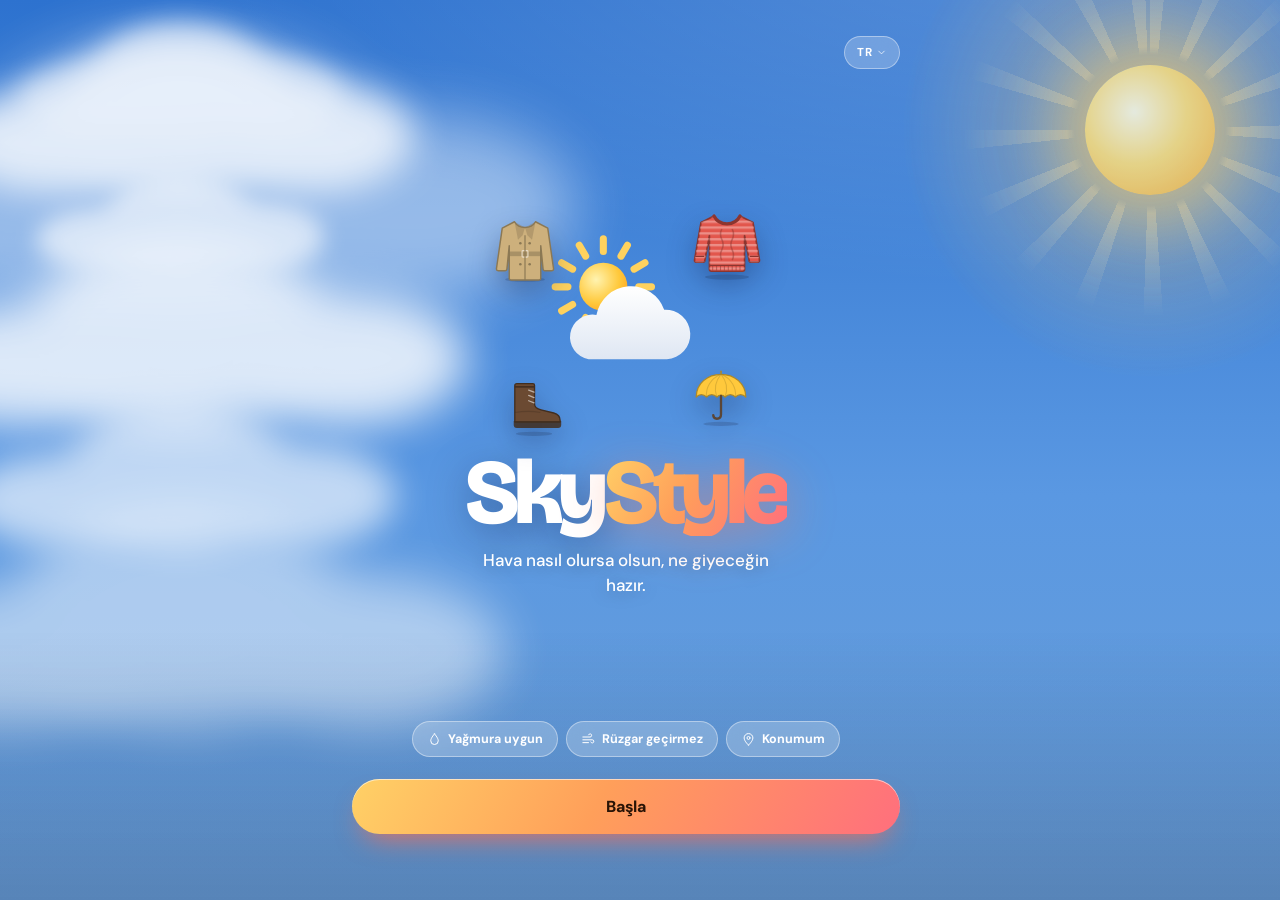
<file: Creative Cloud Files/giysem/index.html>
<!doctype html>
<html lang="tr">
<head>
  <meta charset="UTF-8" />
  <meta name="viewport" content="width=device-width, initial-scale=1.0, viewport-fit=cover" />
  <script>
    // Phones: open at 95%, like zooming the page out one notch, so the screen feels less cramped.
    if (matchMedia('(pointer: coarse) and (max-width: 600px)').matches) {
      // Fixed at that size, like an app: no pinch zoom (iPhone needs the gesture event as well).
      document.querySelector('meta[name="viewport"]').setAttribute('content', 'width=device-width, initial-scale=0.95, maximum-scale=0.95, user-scalable=no, viewport-fit=cover');
      document.addEventListener('gesturestart', function (e) { e.preventDefault(); });
    }
  </script>
  <meta name="theme-color" content="#2a5fa8" />
  <title>SkyStyle · Hava nasıl olursa olsun, ne giyeceğin hazır</title>
  <meta name="description" content="Şehrinin havasına göre her gün kombin önerisi. Kendi dolabınla çalışır, seni tanıdıkça daha iyi önerir." />
  <!-- Link previews (WhatsApp, iMessage, Instagram, X, LinkedIn) -->
  <meta property="og:type" content="website" />
  <meta property="og:site_name" content="SkyStyle" />
  <meta property="og:url" content="https://skystyle.pages.dev/" />
  <meta property="og:title" content="SkyStyle · Hava nasıl olursa olsun, ne giyeceğin hazır" />
  <meta property="og:description" content="Şehrinin havasına göre her gün kombin önerisi. Kendi dolabınla çalışır, seni tanıdıkça daha iyi önerir." />
  <meta property="og:image" content="https://skystyle.pages.dev/og-image.jpg" />
  <meta property="og:image:width" content="1200" />
  <meta property="og:image:height" content="630" />
  <meta property="og:image:alt" content="SkyStyle: hava durumuna göre kombin önerisi" />
  <meta property="og:locale" content="tr_TR" />
  <meta name="twitter:card" content="summary_large_image" />
  <meta name="twitter:title" content="SkyStyle · Hava nasıl olursa olsun, ne giyeceğin hazır" />
  <meta name="twitter:description" content="Şehrinin havasına göre her gün kombin önerisi. Kendi dolabınla çalışır, seni tanıdıkça daha iyi önerir." />
  <meta name="twitter:image" content="https://skystyle.pages.dev/og-image.jpg" />
  <!-- Icons: browser tab and "Add to Home Screen" -->
  <link rel="icon" type="image/png" href="favicon.png" />
  <link rel="apple-touch-icon" href="apple-touch-icon.png" />
  <meta name="apple-mobile-web-app-title" content="SkyStyle" />
  <!-- Installable app: full screen from the home screen, status bar over the sky -->
  <link rel="manifest" href="manifest.webmanifest" />
  <meta name="mobile-web-app-capable" content="yes" />
  <meta name="apple-mobile-web-app-capable" content="yes" />
  <meta name="apple-mobile-web-app-status-bar-style" content="black-translucent" />
  <link rel="stylesheet" href="styles.css" />
</head>
<body>
  <div id="sky" class="sky" aria-hidden="true"></div>
  <div class="stage">
    <div class="phone" id="phone">
      <main class="screen" id="screen" aria-live="polite"></main>
      <nav class="bottom-nav" id="bottom-nav">
        <div class="sidebar-brand" aria-hidden="true">
          <span class="sidebar-brand-mark">
            <svg viewBox="0 0 24 24" fill="none" stroke="currentColor" stroke-width="1.6"><path d="M12 3a1.8 1.8 0 1 1 1.8 1.8"/><path d="M12 4.8V7"/><path d="M12 7l-8.5 6c-.6.4-.3 1.5.5 1.5h16c.8 0 1.1-1.1.5-1.5L12 7z"/><path d="M6 17.3h12"/></svg>
          </span>
          <span class="sidebar-brand-name">SkyStyle</span>
        </div>
        <button class="nav-btn" data-tab="today" aria-label="Bugün">
          <svg class="nav-icon" viewBox="0 0 24 24" fill="none" stroke="currentColor" stroke-width="1.6"><circle cx="12" cy="12" r="4.2"/><path d="M12 2.5v2.2M12 19.3v2.2M4.2 4.2l1.6 1.6M18.2 18.2l1.6 1.6M2.5 12h2.2M19.3 12h2.2M4.2 19.8l1.6-1.6M18.2 5.8l1.6-1.6" stroke-linecap="round"/></svg>
          <span>Bugün</span>
        </button>
        <button class="nav-btn" data-tab="wardrobe" aria-label="Dolap">
          <svg class="nav-icon" viewBox="0 0 24 24" fill="none" stroke="currentColor" stroke-width="1.6"><path d="M12 3l-3 2.6M12 3l3 2.6M12 3v4" stroke-linecap="round" stroke-linejoin="round"/><path d="M9.6 5.6L3.5 9.4C3.2 9.6 3 9.9 3 10.3V20a1 1 0 0 0 1 1h16a1 1 0 0 0 1-1v-9.7c0-.4-.2-.7-.5-.9l-6.1-3.8" stroke-linecap="round" stroke-linejoin="round"/><path d="M9.6 5.6a2.4 2.4 0 0 0 4.8 0" stroke-linecap="round"/></svg>
          <span>Dolap</span>
        </button>
        <button class="nav-btn" data-tab="week" aria-label="Hafta">
          <svg class="nav-icon" viewBox="0 0 24 24" fill="none" stroke="currentColor" stroke-width="1.6"><rect x="3.5" y="4.5" width="17" height="16" rx="2.4"/><path d="M3.5 9h17M8 3v3M16 3v3" stroke-linecap="round"/><path d="M8.5 13.5h1.4M14 13.5h1.5M8.5 17h1.4M14 17h1.5" stroke-linecap="round"/></svg>
          <span>Hafta</span>
        </button>
        <button class="nav-btn" data-tab="profile" aria-label="Profil">
          <svg class="nav-icon" viewBox="0 0 24 24" fill="none" stroke="currentColor" stroke-width="1.6"><circle cx="12" cy="8.2" r="3.6"/><path d="M4.5 20c0-3.6 3.4-6.2 7.5-6.2s7.5 2.6 7.5 6.2" stroke-linecap="round"/></svg>
          <span>Profil</span>
        </button>
      </nav>
    </div>
  </div>
  <script type="module" src="app.js"></script>
</body>
</html>
</file>
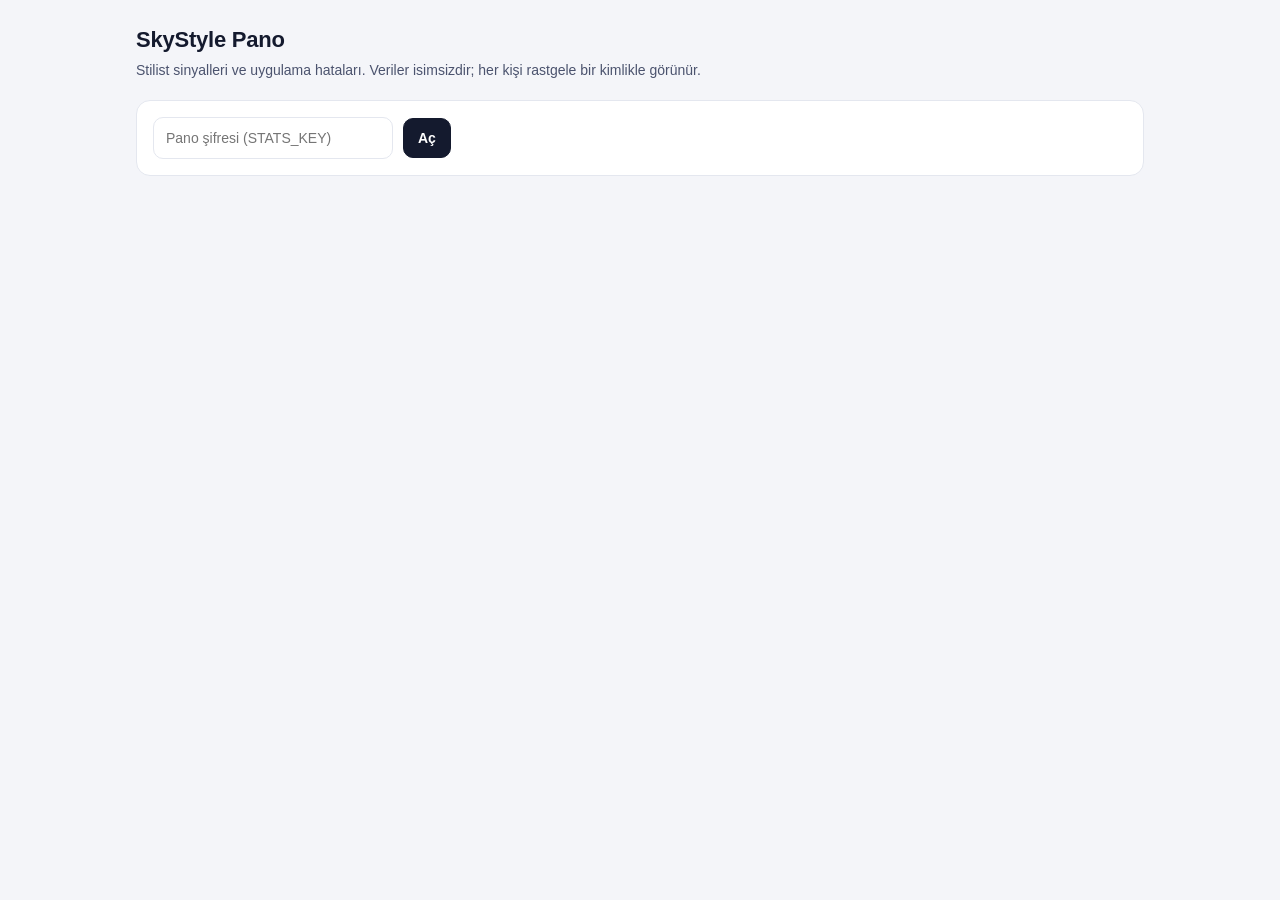
<file: Creative Cloud Files/giysem/stats.html>
<!doctype html>
<html lang="tr">
<head>
  <meta charset="UTF-8" />
  <meta name="viewport" content="width=device-width, initial-scale=1" />
  <meta name="robots" content="noindex, nofollow" />
  <title>SkyStyle Pano</title>
  <link rel="icon" type="image/png" href="favicon.png" />
  <style>
    :root {
      --bg: #f4f5f9; --card: #ffffff; --ink: #141a2e; --ink-soft: #4b536e; --ink-faint: #8a91a8; --line: #e4e7ef;
      --brand: #7a5a9e; --brand-soft: #efe9f6; --good: #2f8f5b; --bad: #c0453b;
      --sans: -apple-system, BlinkMacSystemFont, "Segoe UI", Roboto, sans-serif;
    }
    * { box-sizing: border-box; }
    body { margin: 0; background: var(--bg); color: var(--ink); font-family: var(--sans); font-size: 14px; line-height: 1.45; }
    main { max-width: 1040px; margin: 0 auto; padding: 24px 16px 60px; }
    h1 { font-size: 22px; margin: 0 0 4px; letter-spacing: -0.01em; }
    h2 { font-size: 15px; margin: 0 0 12px; }
    .sub { color: var(--ink-soft); margin: 0 0 20px; }
    .card { background: var(--card); border: 1px solid var(--line); border-radius: 14px; padding: 16px; }
    .row { display: flex; flex-wrap: wrap; gap: 10px; align-items: center; }
    .grid { display: grid; gap: 12px; }
    .tiles { grid-template-columns: repeat(auto-fit, minmax(170px, 1fr)); margin-bottom: 12px; }
    .two { grid-template-columns: repeat(auto-fit, minmax(320px, 1fr)); margin-bottom: 12px; }
    .tile .label { font-size: 12px; color: var(--ink-soft); font-weight: 600; }
    .tile .value { font-size: 28px; font-weight: 750; letter-spacing: -0.02em; margin-top: 2px; font-variant-numeric: tabular-nums; }
    .tile .hint { font-size: 12px; color: var(--ink-faint); margin-top: 2px; }
    input, button, select { font: inherit; }
    input[type=password] { padding: 10px 12px; border: 1px solid var(--line); border-radius: 10px; min-width: 240px; }
    button { padding: 9px 14px; border-radius: 10px; border: 1px solid var(--line); background: #fff; cursor: pointer; font-weight: 600; }
    button.primary { background: var(--ink); color: #fff; border-color: var(--ink); }
    button.on { background: var(--brand); color: #fff; border-color: var(--brand); }
    .msg { color: var(--bad); margin-top: 10px; }
    .muted { color: var(--ink-faint); }
    /* Bars */
    .bars { display: flex; align-items: flex-end; gap: 4px; height: 140px; padding-top: 8px; border-bottom: 1px solid var(--line); }
    .bar { flex: 1; min-width: 6px; background: var(--brand); border-radius: 4px 4px 0 0; position: relative; }
    .bar:hover { opacity: 0.8; }
    .bar-x { display: flex; gap: 4px; font-size: 10.5px; color: var(--ink-faint); margin-top: 4px; }
    .bar-x span { flex: 1; min-width: 0; text-align: left; overflow: visible; white-space: nowrap; }
    .hbar { display: grid; grid-template-columns: 130px 1fr 42px; gap: 8px; align-items: center; margin: 6px 0; font-size: 13px; }
    .hbar .track { height: 10px; background: var(--brand-soft); border-radius: 999px; overflow: hidden; }
    .hbar .fill { height: 100%; background: var(--brand); border-radius: 999px; }
    .hbar .n { text-align: right; font-variant-numeric: tabular-nums; color: var(--ink-soft); }
    table { width: 100%; border-collapse: collapse; font-size: 13px; }
    th, td { text-align: left; padding: 7px 8px; border-bottom: 1px solid var(--line); }
    th { color: var(--ink-soft); font-weight: 650; font-size: 12px; }
    td.num, th.num { text-align: right; font-variant-numeric: tabular-nums; }
    .ex { border-top: 1px solid var(--line); padding: 12px 0; }
    .ex:first-of-type { border-top: 0; padding-top: 0; }
    .ex .meta { font-size: 12px; color: var(--ink-soft); }
    .ex .note { margin: 6px 0; padding: 8px 10px; background: var(--brand-soft); border-radius: 10px; font-weight: 600; }
    .tag { display: inline-block; font-size: 11.5px; padding: 2px 8px; border-radius: 999px; background: #f1f2f6; margin: 2px 4px 2px 0; }
    .tag.bad { background: #fbe9e7; color: var(--bad); }
    .opt { font-size: 12px; color: var(--ink-soft); margin: 2px 0; }
    .opt.picked { color: var(--ink); font-weight: 650; }
    .hidden { display: none; }
    .pilot-table td.best { font-weight: 800; color: var(--good); }
    .pilot-case { border-top: 1px solid var(--line); padding: 10px 0; font-size: 13px; }
    .pilot-case .arm { margin: 6px 0 0 0; padding: 8px 10px; border-radius: 10px; background: #f6f7fb; }
    .pilot-case .arm b { font-weight: 750; }
    @media (max-width: 600px) { .hbar { grid-template-columns: 100px 1fr 34px; } input[type=password] { min-width: 0; width: 100%; } }
  </style>
</head>
<body>
<main>
  <h1>SkyStyle Pano</h1>
  <p class="sub">Stilist sinyalleri ve uygulama hataları. Veriler isimsizdir; her kişi rastgele bir kimlikle görünür.</p>

  <form id="login" class="card row">
    <input id="key" type="password" placeholder="Pano şifresi (STATS_KEY)" autocomplete="current-password" />
    <button class="primary" type="submit">Aç</button>
    <div id="login-msg" class="msg"></div>
  </form>

  <div id="dash" class="hidden">
    <div class="row" style="margin-bottom:14px">
      <span class="muted">Dönem:</span>
      <button data-days="7">7 gün</button>
      <button data-days="30">30 gün</button>
      <button data-days="90">90 gün</button>
      <span style="flex:1"></span>
      <button id="refresh">Yenile</button>
      <button id="logout">Çıkış</button>
    </div>

    <div class="grid tiles" id="tiles"></div>

    <div class="grid two">
      <div class="card"><h2>Günlük aktif kişi</h2><div id="daily"></div></div>
      <div class="card"><h2>👎 sebepleri</h2><div id="reasons-down"></div><h2 style="margin-top:18px">👍 sebepleri</h2><div id="reasons-up"></div></div>
    </div>

    <div class="grid two">
      <div class="card"><h2>Plana göre</h2><div id="by-occasion"></div></div>
      <div class="card"><h2>Havaya göre</h2><div id="by-band"></div></div>
    </div>

    <div class="card" style="margin-bottom:12px"><h2>Son 👎 alan öneriler</h2><div id="examples"></div></div>
    <div class="card"><h2>Uygulama hataları</h2><div id="errors"></div></div>
    <div class="card" style="margin-top:12px" id="pilot-card">
      <h2>Stilist kalite testi (pilot)</h2>
      <p class="muted" style="margin-bottom:10px">16 senaryo (8 kişi, 8 mağaza stoğu). Bağımsız bir hakem (Opus 5.5) her seçimi 1-10 puanlar. Üç stilistle yaklaşık 2 $ ve 6-8 dakika, sadece bugünkü stilistle yaklaşık 0.7 $ ve 3-4 dakika.</p>
      <div class="row"><button class="primary" id="pilot-run-one">Bugünkü stilistle çalıştır</button><button id="pilot-run">Üç stilistle çalıştır</button><span id="pilot-status" class="muted"></span></div>
      <div id="pilot-results" style="margin-top:14px"></div>
    </div>
  </div>
</main>

<script type="module">
const KEY_STORE = 'skystyle_stats_key';
const $ = id => document.getElementById(id);
let data = null;
let days = 30;

const OCC = { work: 'İş', school: 'Okul', date: 'Randevu', event: 'Davet', sport: 'Spor', walk: 'Gezme', '': 'Plan seçilmedi' };
const BAND = { dondurucu: 'Dondurucu', soguk: 'Soğuk', serin: 'Serin', ilik: 'Ilık', sicak: 'Sıcak', cok_sicak: 'Çok sıcak' };
const REASON = {
  colors: 'Renkler olmamış', plain: 'Çok sıradan', bold: 'Fazla iddialı', not_me: 'Bana göre değil', weather: 'Havaya uymuyor',
  colors_good: 'Renkler güzel', me: 'Tam bana göre', idea: 'Not işime yaradı',
};
const SLOT = { ust: 'İç giyim', ustune: 'Üstüne', dis: 'Dış giyim', alt: 'Alt', ayak: 'Ayakkabı', yanina: 'Yanına' };
const esc = v => String(v ?? '').replace(/[&<>"]/g, c => ({ '&': '&amp;', '<': '&lt;', '>': '&gt;', '"': '&quot;' }[c]));
const pct = (a, b) => (b ? Math.round((a / b) * 100) + '%' : '-');

function sessionKey() { try { return sessionStorage.getItem(KEY_STORE) || ''; } catch { return ''; } }
function setSessionKey(k) { try { k ? sessionStorage.setItem(KEY_STORE, k) : sessionStorage.removeItem(KEY_STORE); } catch { /* fine */ } }

async function load(key) {
  const res = await fetch('/api/stats', { method: 'POST', headers: { 'Content-Type': 'application/json' }, body: JSON.stringify({ key }) });
  const body = await res.json().catch(() => ({}));
  if (!res.ok) throw new Error(body.error || ('HTTP ' + res.status));
  return body;
}

async function open(key) {
  $('login-msg').textContent = '';
  try {
    data = await load(key);
    setSessionKey(key);
    $('login').classList.add('hidden');
    $('dash').classList.remove('hidden');
    draw();
  } catch (e) {
    setSessionKey('');
    $('login-msg').textContent = e.message === 'wrong key' ? 'Şifre yanlış.' : 'Açılamadı: ' + e.message;
  }
}

function since(n) {
  const d = new Date(); d.setDate(d.getDate() - (n - 1));
  return d.toISOString().slice(0, 10);
}

// The latest value per person and day (ratings and reasons can change during a day).
function latestByPersonDay(list) {
  const m = new Map();
  for (const x of list) m.set(x.a + '|' + x.d, x);
  return [...m.values()];
}

// Devices marked with ?test=1 (the owner's own): everything they ever sent is left out.
function testers() { return new Set(data.signals.filter(x => x.t === 'test').map(x => x.a)); }

function compute() {
  const from = since(days);
  const hidden = testers();
  const s = data.signals.filter(x => (x.d || '') >= from && x.t !== 'test' && !hidden.has(x.a));
  const people = new Map();
  for (const x of s) { if (!people.has(x.a)) people.set(x.a, new Set()); people.get(x.a).add(x.d); }
  const personDays = [...people.values()].reduce((n, set) => n + set.size, 0);
  const returning = [...people.values()].filter(set => set.size >= 2).length;
  const wears = s.filter(x => x.t === 'wear');
  const stylistWears = wears.filter(x => x.s === 1);
  const rerolls = s.filter(x => x.t === 'reroll');
  const swaps = s.filter(x => x.t === 'swap');
  const ratings = latestByPersonDay(s.filter(x => x.t === 'rate')).filter(x => x.r === 'up' || x.r === 'down');
  const up = ratings.filter(x => x.r === 'up').length;
  const down = ratings.filter(x => x.r === 'down').length;
  const reasonEvents = latestByPersonDay(s.filter(x => x.t === 'reason'));
  const reasons = { up: {}, down: {} };
  for (const x of reasonEvents) for (const r of x.rs || []) { const side = x.r === 'up' ? 'up' : 'down'; reasons[side][r] = (reasons[side][r] || 0) + 1; }
  // Per day: active people.
  const daily = [];
  for (let i = days - 1; i >= 0; i--) {
    const d = new Date(); d.setDate(d.getDate() - i);
    const key = d.toISOString().slice(0, 10);
    daily.push({ date: key, n: new Set(s.filter(x => x.d === key).map(x => x.a)).size });
  }
  const group = field => {
    const g = {};
    const add = (k, f) => { g[k] = g[k] || { up: 0, down: 0, wears: 0, stylistWears: 0, rerolls: 0 }; g[k][f]++; };
    for (const x of ratings) add(x[field] || '', x.r);
    for (const x of wears) { add(x[field] || '', 'wears'); if (x.s === 1) g[x[field] || ''].stylistWears++; }
    for (const x of rerolls) add(x[field] || '', 'rerolls');
    return g;
  };
  return { people: people.size, personDays, returning, wears: wears.length, stylistWears: stylistWears.length, rerolls: rerolls.length, swaps: swaps.length,
    up, down, reasons, daily, byOccasion: group('o'), byBand: group('b'), signals: s.length,
    today: new Set(s.filter(x => x.d === new Date().toISOString().slice(0, 10)).map(x => x.a)).size };
}

function tile(label, value, hint) {
  return `<div class="card tile"><div class="label">${label}</div><div class="value">${value}</div>${hint ? `<div class="hint">${hint}</div>` : ''}</div>`;
}
function hbars(counts, labels) {
  const rows = Object.entries(counts).sort((a, b) => b[1] - a[1]);
  if (!rows.length) return '<div class="muted">Henüz veri yok.</div>';
  const max = rows[0][1];
  return rows.map(([k, n]) => `<div class="hbar" title="${esc(labels[k] || k)}: ${n}"><span>${esc(labels[k] || k)}</span><span class="track"><span class="fill" style="display:block;width:${(n / max) * 100}%"></span></span><span class="n">${n}</span></div>`).join('');
}
function groupTable(g, labels) {
  const rows = Object.entries(g).sort((a, b) => (b[1].up + b[1].down + b[1].wears) - (a[1].up + a[1].down + a[1].wears));
  if (!rows.length) return '<div class="muted">Henüz veri yok.</div>';
  return `<table><thead><tr><th></th><th class="num">👍</th><th class="num">👎</th><th class="num">Beğeni</th><th class="num">Olduğu gibi giyildi</th><th class="num">Yeni kombin istendi</th></tr></thead><tbody>${
    rows.map(([k, v]) => `<tr><td>${esc(labels[k] || k)}</td><td class="num">${v.up}</td><td class="num">${v.down}</td><td class="num">${pct(v.up, v.up + v.down)}</td><td class="num">${pct(v.stylistWears, v.wears)} <span class="muted">(${v.stylistWears}/${v.wears})</span></td><td class="num">${v.rerolls}</td></tr>`).join('')
  }</tbody></table>`;
}
function piece(k) {
  const [slot, kind, color] = String(k).split(':');
  return `${SLOT[slot] || slot}: ${kind}${color ? ` (${color})` : ''}`;
}
function examples() {
  const from = since(days);
  const reasonsFor = new Map();
  for (const x of data.signals) if (x.t === 'reason') reasonsFor.set(x.a + '|' + x.d, x.rs || []);
  const hidden = testers();
  const list = data.examples.filter(e => (e.date || e.at.slice(0, 10)) >= from && !hidden.has(e.anon)).reverse();
  if (!list.length) return '<div class="muted">Bu dönemde 👎 yok.</div>';
  return list.map(e => {
    const c = e.context || {};
    const rs = reasonsFor.get(e.anon + '|' + (e.date || e.at.slice(0, 10))) || [];
    const weather = [c.feels != null ? `hissedilen ${c.feels}°` : '', c.rain != null ? `yağmur %${c.rain}` : '', c.wind != null ? `rüzgâr ${c.wind} km/sa` : '', c.hours ? `saat ${esc(c.hours)}` : ''].filter(Boolean).join(', ');
    return `<div class="ex">
      <div class="meta">${[e.date || e.at.slice(0, 10), OCC[e.occasion] || 'Plan seçilmedi', BAND[e.band] || e.band, e.gender, e.vibe, e.lang].filter(Boolean).map(esc).join(' · ')}${weather ? ' · ' + weather : ''}${e.stylist ? '' : ' · <b>kombin elle değiştirilmişti</b>'}</div>
      ${rs.length ? `<div>${rs.map(r => `<span class="tag bad">${esc(REASON[r] || r)}</span>`).join('')}</div>` : ''}
      ${c.note ? `<div class="note">${esc(c.note)}</div>` : ''}
      <div>${(e.kinds || []).map(k => `<span class="tag">${esc(piece(k))}</span>`).join('')}</div>
      ${(c.options || []).length ? `<details style="margin-top:6px"><summary class="muted">Stilistin elindeki ${c.options.length} seçenek</summary>${c.options.map((o, i) => `<div class="opt ${i === c.pick ? 'picked' : ''}">${i === c.pick ? '✓ ' : ''}${i + 1}. ${esc(o)}</div>`).join('')}</details>` : ''}
    </div>`;
  }).join('');
}
function errors() {
  const g = {};
  for (const x of data.errors) { const k = x.m + ' @ ' + x.w; g[k] = g[k] || { n: 0, sc: new Set(), dv: new Set() }; g[k].n++; g[k].sc.add(x.sc); g[k].dv.add(x.dv); }
  const rows = Object.entries(g).sort((a, b) => b[1].n - a[1].n).slice(0, 30);
  if (!rows.length) return '<div class="muted">Hata yok. 🎉</div>';
  return `<table><thead><tr><th>Hata</th><th>Ekran</th><th>Cihaz</th><th class="num">Sayı</th></tr></thead><tbody>${
    rows.map(([k, v]) => `<tr><td>${esc(k)}</td><td>${esc([...v.sc].join(', '))}</td><td>${esc([...v.dv].join(', '))}</td><td class="num">${v.n}</td></tr>`).join('')
  }</tbody></table>`;
}

function draw() {
  document.querySelectorAll('[data-days]').forEach(b => b.classList.toggle('on', Number(b.dataset.days) === days));
  const m = compute();
  $('tiles').innerHTML = [
    tile('Aktif kişi', m.people, `bugün ${m.today}`),
    tile('Geri dönen', pct(m.returning, m.people), `${m.returning} kişi en az 2 farklı gün açtı`),
    tile('Stilist beğenisi', pct(m.up, m.up + m.down), `${m.up} 👍 · ${m.down} 👎`),
    tile('Olduğu gibi giyildi', pct(m.stylistWears, m.wears), `${m.stylistWears} / ${m.wears} giyilen kombin stilistin seçimiydi`),
    tile('Yeni kombin isteme', m.personDays ? (m.rerolls / m.personDays).toFixed(1) : '-', `kişi-gün başına zar (${m.rerolls} kez)`),
    tile('Parça değiştirme', m.swaps, `${m.signals} sinyal toplam` + (testers().size ? ` · ${testers().size} test cihazı hariç` : '')),
  ].join('');
  const max = Math.max(1, ...m.daily.map(d => d.n));
  const step = Math.ceil(m.daily.length / 10);
  $('daily').innerHTML = `<div class="bars">${m.daily.map(d => `<div class="bar" style="height:${Math.max(2, (d.n / max) * 100)}%" title="${d.date}: ${d.n} kişi"></div>`).join('')}</div>
    <div class="bar-x">${m.daily.map((d, i) => `<span>${i % step === 0 ? Number(d.date.slice(8)) + '.' + Number(d.date.slice(5, 7)) : ''}</span>`).join('')}</div>
    <div class="muted" style="margin-top:6px">En yüksek: ${max} kişi</div>`;
  $('reasons-down').innerHTML = hbars(m.reasons.down, REASON);
  $('reasons-up').innerHTML = hbars(m.reasons.up, REASON);
  $('by-occasion').innerHTML = groupTable(m.byOccasion, OCC);
  $('by-band').innerHTML = groupTable(m.byBand, BAND);
  $('examples').innerHTML = examples();
  $('errors').innerHTML = errors();
}

$('login').addEventListener('submit', e => { e.preventDefault(); open($('key').value.trim()); });
document.querySelectorAll('[data-days]').forEach(b => b.addEventListener('click', () => { days = Number(b.dataset.days); draw(); }));
$('refresh').addEventListener('click', () => open(sessionKey()));
$('logout').addEventListener('click', () => { setSessionKey(''); location.reload(); });
if (sessionKey()) open(sessionKey());

// ---------- Stylist quality pilot ----------
// Builds each scenario's weather-safe options with the app's own engine (from the
// person's suggestions, or only from a store's stock), asks three stylist setups to
// choose, and has an independent judge score every choice.
const DIMS = ['weather', 'occasion', 'colors', 'style', 'note', 'choice', 'overall'];
const DIM_TR = { weather: 'Hava', occasion: 'Plan', colors: 'Renk', style: 'Stil', note: 'Not', choice: 'Seçim', overall: 'Genel', sellable: 'Satılabilir' };
async function post(path, body) {
  const t0 = Date.now();
  const r = await fetch(path, { method: 'POST', headers: { 'Content-Type': 'application/json' }, body: JSON.stringify(body) });
  const j = await r.json().catch(() => ({}));
  return { ok: r.ok, data: j, secs: (Date.now() - t0) / 1000 };
}
async function runPilot(onlyToday) {
  const key = sessionKey();
  if (!key) return;
  const btns = [$('pilot-run'), $('pilot-run-one')]; btns.forEach(b => { b.disabled = true; });
  const status = m => { $('pilot-status').textContent = m; };
  const { generateOutfit } = await import('/outfit.js');
  const { COLORS, colorName, nearestColorKey, isValidColor } = await import('/colors.js');
  const data = await import('/eval_data.js');
  const { STORES, PILOT_SCENARIOS } = data;
  const PILOT_ARMS = onlyToday ? data.PILOT_ARMS.slice(0, 1) : data.PILOT_ARMS;
  const ALIASES = { camel: 'bej', cream: 'beyaz', ivory: 'beyaz', tan: 'bej', sand: 'bej', charcoal: 'gri', gray: 'gri', olive: 'haki', maroon: 'bordo', wine: 'bordo', rust: 'turuncu', mustard: 'sari', lilac: 'mor' };
  const EN_TO_KEY = { ...Object.fromEntries(Object.keys(COLORS).map(k => [colorName(k, 'en').toLowerCase(), k])), ...ALIASES };
  const results = [];
  let i = 0;
  for (const [label, feelsLike, uv, rain, wind, gender, vibe, sky, x = {}] of PILOT_SCENARIOS) {
    i++; status(`${i} / ${PILOT_SCENARIOS.length}: ${label}`);
    const store = x.store ? STORES[x.store] : null;
    const items = store ? store.items : [];
    const seen = new Set(); const cands = [];
    for (let roll = 0; roll < 10 && cands.length < 6; roll++) {
      const o = generateOutfit({ feelsLike, wind, rainMax: rain, gender, lang: 'en', vibe, seed: '2026-12-03', kind: sky, uv, late: !!x.late, wardrobeOnly: !!store, occasion: x.occasion || null, adjust: roll ? { reroll: roll } : null }, items);
      const sig = o.rows.map(r => `${r.slotKey}:${r.item}`).join('|');
      if (seen.has(sig)) continue; seen.add(sig);
      cands.push(o.rows.map(r => {
        const own = r.fromWardrobe ? items.find(it => it.id === r.itemId) : null;
        const hex = r.color || (r.look && r.look.color);
        const k = own && isValidColor(own.color) ? own.color : hex ? nearestColorKey(hex) : null;
        return { slot: r.slotKey, item: r.item, kind: r.art, owned: !!r.fromWardrobe, colorRule: r.colorRule || 'free', color: (r.fromWardrobe || r.colorRule === 'fixed') && k ? colorName(k, 'en').toLowerCase() : null };
      }));
    }
    const situation = `Feels like ${feelsLike}°C, rain chance ${rain}%, wind ${wind} km/h, sky ${sky}${x.late ? ', it is evening' : ''}. ` +
      `Person: ${gender === 'kadin' ? 'woman' : gender === 'erkek' ? 'man' : 'anyone'}, style ${vibe}${x.occasion ? `, today's plan: ${x.occasion}` : ''}.` +
      (x.taste ? ` What we know of their taste: ${x.taste}` : '');
    const optionsText = cands.map((c, n) => `Outfit ${n}: ` + c.map(r => `${r.slot} ${r.item}${r.color ? ` (${r.color})` : ''}`).join('; ')).join('\n');
    const body = { lang: 'en', weather: { feelsLike, wind, rain, uv, sky, late: !!x.late }, person: { gender, styleVibe: vibe, comfort: 'normal', learned: '', taste: x.taste || '' },
      recent: [], occasion: x.occasion || null, store: !!store, candidates: cands.map(rows => ({ rows })), evalKey: key };
    const arms = await Promise.all(PILOT_ARMS.map(async arm => {
      const r = await post('/api/stylist', { ...body, evalModel: arm.model, evalEffort: arm.effort });
      const pick = Number(r.data && r.data.pick);
      const chosen = Number.isInteger(pick) ? cands[pick] : null;
      if (!r.ok || !chosen) return { arm: arm.id, error: (r.data && r.data.error) || 'invalid pick', secs: r.secs };
      const colors = r.data.colors || {};
      const chosenText = chosen.map(row => { const c = colors[row.slot] && !row.owned && row.colorRule !== 'fixed' ? String(colors[row.slot]).toLowerCase() : row.color; return `${row.slot} ${row.item}${c ? ` (${c})` : ''}`; }).join('; ');
      return { arm: arm.id, secs: r.secs, pick, chosenText, note: r.data.note || '' };
    }));
    // The judge sees every choice blind: no model names.
    await Promise.all(arms.map(async a => {
      if (a.error) return;
      const j = await post('/api/judge', { evalKey: key, case: { situation, store: store ? store.label : '', options: optionsText, chosen: a.chosenText, note: a.note } });
      a.score = j.ok ? j.data : null;
      if (!j.ok) a.error = 'judge: ' + ((j.data && j.data.error) || 'failed');
    }));
    results.push({ label, store: !!store, arms });
    try { localStorage.setItem('skystyle_pilot_last', JSON.stringify(results)); localStorage.setItem('skystyle_pilot_arms', JSON.stringify(PILOT_ARMS.map(a => a.id))); } catch { /* fine */ }
    drawPilot(results, PILOT_ARMS, data.PILOT_BASELINE);
  }
  status(`Bitti: ${results.length} senaryo.`); btns.forEach(b => { b.disabled = false; });
}
function avg(list) { const v = list.filter(n => typeof n === 'number'); return v.length ? v.reduce((a, b) => a + b, 0) / v.length : null; }
function drawPilot(results, arms, baseline) {
  const fmt = n => (n == null ? '-' : n.toFixed(1));
  const rowsFor = filter => arms.map(arm => {
    const picks = results.filter(filter).map(r => r.arms.find(a => a.arm === arm.id)).filter(a => a && a.score);
    const errs = results.filter(filter).map(r => r.arms.find(a => a.arm === arm.id)).filter(a => a && a.error).length;
    return { arm, n: picks.length, errs, secs: avg(results.filter(filter).map(r => (r.arms.find(a => a.arm === arm.id) || {}).secs)),
      dims: Object.fromEntries([...DIMS, 'sellable'].map(d => [d, avg(picks.map(p => Number(p.score[d])))])) };
  });
  const table = (title, filter, dims, part) => {
    const rows = rowsFor(filter);
    const ref = baseline && baseline[part] ? `<tr class="muted"><td>${esc(baseline.label)}</td>${dims.map(d => `<td class="num">${fmt(baseline[part][d])}</td>`).join('')}<td class="num">${fmt(baseline[part].secs)} sn</td><td class="num"></td></tr>` : '';
    const best = Math.max(...rows.map(r => r.dims.overall || 0));
    return `<h2 style="margin-top:6px">${title}</h2><table class="pilot-table"><thead><tr><th>Stilist</th>${dims.map(d => `<th class="num">${DIM_TR[d]}</th>`).join('')}<th class="num">Süre</th><th class="num">Hata</th></tr></thead><tbody>${
      rows.map(r => `<tr><td>${esc(r.arm.label)}</td>${dims.map(d => `<td class="num ${d === 'overall' && r.dims.overall === best ? 'best' : ''}">${fmt(r.dims[d])}</td>`).join('')}<td class="num">${fmt(r.secs)} sn</td><td class="num">${r.errs}</td></tr>`).join('')
    }${ref}</tbody></table>`;
  };
  const cases = results.map(r => `<div class="pilot-case"><b>${esc(r.label)}</b>${r.arms.map(a => {
    const arm = arms.find(x => x.id === a.arm);
    if (a.error) return `<div class="arm"><b>${esc(arm.label)}</b>: ${esc(a.error)}</div>`;
    const s = a.score || {};
    return `<div class="arm"><b>${esc(arm.label)}</b> · genel <b>${esc(s.overall)}</b>${s.sellable ? ` · satılabilir ${esc(s.sellable)}` : ''} · ${a.secs.toFixed(1)} sn<br>${esc(a.chosenText)}<br><i>“${esc(a.note)}”</i>${s.issue ? `<br><span class="muted">Hakem: ${esc(s.issue)}</span>` : ''}</div>`;
  }).join('')}</div>`).join('');
  $('pilot-results').innerHTML = table('Tüm senaryolar', () => true, DIMS, 'all') + table('Sadece mağaza senaryoları', r => r.store, ['overall', 'sellable', 'colors', 'style', 'choice'], 'store') +
    table('Sadece kişi senaryoları', r => !r.store, ['overall', 'weather', 'occasion', 'colors', 'style', 'note'], 'person') + `<h2 style="margin-top:14px">Tek tek</h2>${cases}`;
}
$('pilot-run').addEventListener('click', () => { if (confirm('Üç stilistle pilot yaklaşık 2 $ tutar ve 6-8 dakika sürer. Başlatalım mı?')) runPilot(false); });
$('pilot-run-one').addEventListener('click', () => { if (confirm('Bugünkü stilistle pilot yaklaşık 0.7 $ tutar ve 3-4 dakika sürer. Başlatalım mı?')) runPilot(true); });
try {
  const last = JSON.parse(localStorage.getItem('skystyle_pilot_last') || 'null');
  const ids = JSON.parse(localStorage.getItem('skystyle_pilot_arms') || 'null');
  if (last) import('/eval_data.js').then(m => drawPilot(last, ids ? m.PILOT_ARMS.filter(a => ids.includes(a.id)) : m.PILOT_ARMS, m.PILOT_BASELINE));
} catch { /* fine */ }
</script>
</body>
</html>
</file>
<file: Creative Cloud Files/giysem/styles.css>
@import url('https://fonts.googleapis.com/css2?family=Bricolage+Grotesque:opsz,wght@12..96,500..800&family=DM+Sans:opsz,wght@9..40,400..700&display=swap');

/* Sky colors are registered so the whole backdrop can crossfade between weather moods. */
@property --s1 { syntax: '<color>'; inherits: true; initial-value: #2f78db; }
@property --s2 { syntax: '<color>'; inherits: true; initial-value: #4f95ea; }
@property --s3 { syntax: '<color>'; inherits: true; initial-value: #6aa6ea; }

:root {
  --ink: #141a2e;
  --ink-soft: #4b536e;
  --ink-faint: #8a91a8;
  --paper: #f6f7fb;
  --card: #ffffff;
  --card-border: rgba(20, 26, 46, 0.09);
  --glass: rgba(255, 255, 255, 0.74);
  --glass-strong: rgba(255, 255, 255, 0.88);
  --glass-border: rgba(255, 255, 255, 0.65);
  --glass-shadow: 0 1px 0 rgba(255,255,255,0.7) inset, 0 18px 40px -18px rgba(10, 20, 50, 0.45);
  --shadow: 0 18px 40px -18px rgba(10, 20, 50, 0.45);
  --shadow-sm: 0 4px 14px -6px rgba(10, 20, 50, 0.25);
  --radius-xl: 32px;
  --radius-lg: 26px;
  --radius-md: 20px;
  --radius-sm: 14px;
  --display: 'Bricolage Grotesque', 'DM Sans', -apple-system, BlinkMacSystemFont, sans-serif;
  --sans: 'DM Sans', -apple-system, BlinkMacSystemFont, sans-serif;
  --on-sky: #ffffff;
  --on-sky-soft: rgba(255, 255, 255, 0.82);
  --sky-text-shadow: 0 2px 18px rgba(8, 20, 60, 0.35);

  --sunset: linear-gradient(120deg, #ffd166 0%, #ff9f5a 45%, #ff6f7d 100%);
  --brand: #ff7a50;
  --brand-dark: #e8592f;
  --brand-soft: #ffe9df;
  --warm: #c2551f;
  --cold: #3d6db5;
  --rain: #3d6db5;
  --spring: cubic-bezier(.34, 1.56, .64, 1);
  --ease-out: cubic-bezier(.22, .61, .36, 1);

  --band-dondurucu: #3e6fd8;
  --band-dondurucu-soft: #e2ebff;
  --band-soguk: #3f8fe0;
  --band-soguk-soft: #e1efff;
  --band-serin: #17a58f;
  --band-serin-soft: #dcf6f0;
  --band-ilik: #57ad3c;
  --band-ilik-soft: #e6f6dd;
  --band-sicak: #f08a24;
  --band-sicak-soft: #ffeedd;
  --band-cok_sicak: #e8463f;
  --band-cok_sicak-soft: #ffe2df;
}

* { box-sizing: border-box; }
html, body { height: 100%; }
body {
  margin: 0;
  font-family: var(--sans);
  color: var(--ink);
  background: #2f78db;
  -webkit-font-smoothing: antialiased;
}
button { font-family: inherit; }
h1, h2, h3 { font-family: var(--display); margin: 0; letter-spacing: -0.02em; color: var(--ink); }
p { margin: 0; }

/* =========================================================
   Living sky backdrop
   ========================================================= */
.sky {
  position: fixed; inset: 0; z-index: 0; overflow: hidden; pointer-events: none;
  --s1: #2f78db; --s2: #4f95ea; --s3: #6aa6ea;
  --cloud: #ffffff; --cloud-op: 0.9; --clouds-vis: 0.55;
  transition: --s1 1.6s ease, --s2 1.6s ease, --s3 1.6s ease;
}
.sky.is-day.k-clear   { --s1: #1f6fd6; --s2: #3e8fee; --s3: #5c9de6; --clouds-vis: 0.35; }
.sky.is-day.k-partly  { --s1: #2d72cf; --s2: #5a98e2; --s3: #6a9fd8; --clouds-vis: 0.9; }
.sky.is-day.k-cloudy  { --s1: #4e6485; --s2: #6d82a2; --s3: #7f90a8; --cloud: #e9eef5; --clouds-vis: 1; }
.sky.is-day.k-fog     { --s1: #6f7d92; --s2: #8592a4; --s3: #8e9aaa; --cloud: #eef1f5; --clouds-vis: 0.8; }
.sky.is-day.k-rain    { --s1: #2e3d58; --s2: #4a5c7a; --s3: #62748f; --cloud: #b9c3d3; --clouds-vis: 1; }
.sky.is-day.k-storm   { --s1: #161c2c; --s2: #2b3550; --s3: #444f6a; --cloud: #8a95aa; --clouds-vis: 1; }
.sky.is-day.k-snow    { --s1: #5f7ea6; --s2: #7792b5; --s3: #7f97b8; --cloud: #f4f7fb; --clouds-vis: 1; }
.sky.is-night         { --s1: #060a22; --s2: #141c48; --s3: #2c3470; --cloud: #5a6390; --clouds-vis: 0.5; }
.sky.is-night.k-partly { --clouds-vis: 0.8; }
.sky.is-night.k-cloudy, .sky.is-night.k-fog { --s1: #0d1226; --s2: #1f2742; --s3: #333c5c; --cloud: #4d5677; --clouds-vis: 1; }
.sky.is-night.k-rain, .sky.is-night.k-storm { --s1: #070a16; --s2: #151c30; --s3: #283149; --cloud: #3c4561; --clouds-vis: 1; }
.sky.is-night.k-snow  { --s1: #121a36; --s2: #263157; --s3: #3d4a75; --cloud: #8f9abd; --clouds-vis: 1; }

.sky-grad {
  position: absolute; inset: 0;
  background:
    radial-gradient(120% 70% at 85% -10%, rgba(255,255,255,0.22), transparent 60%),
    linear-gradient(180deg, var(--s1) 0%, var(--s2) 55%, var(--s3) 100%);
}
.sky-ground {
  position: absolute; left: 0; right: 0; bottom: 0; height: 30vh;
  background: linear-gradient(180deg, transparent, rgba(6, 12, 40, 0.18));
}

/* Stars */
.sky-stars {
  position: absolute; top: 0; left: 0; width: 1px; height: 1px; border-radius: 50%;
  opacity: 0; transition: opacity 1.6s ease;
  animation: twinkle 5s ease-in-out infinite;
}
.sky.is-night .sky-stars { opacity: 1; }
.sky.is-night.k-cloudy .sky-stars, .sky.is-night.k-rain .sky-stars,
.sky.is-night.k-storm .sky-stars, .sky.is-night.k-fog .sky-stars, .sky.is-night.k-snow .sky-stars { opacity: 0.15; }
@keyframes twinkle { 0%, 100% { filter: brightness(1); } 50% { filter: brightness(0.55); } }

/* Sun */
.sky-sun, .sky-moon {
  position: absolute; top: -40px; right: -40px; width: 340px; height: 340px;
  opacity: 0; transform: translateY(40px) scale(0.8);
  transition: opacity 1.4s ease, transform 1.6s var(--ease-out);
}
.sky.is-day.k-clear .sky-sun, .sky.is-day.k-partly .sky-sun { opacity: 1; transform: none; }
.sky.is-day.k-partly .sky-sun { opacity: 0.85; }
.sun-glow {
  position: absolute; inset: -30%; border-radius: 50%;
  background: radial-gradient(circle, rgba(255, 230, 150, 0.55) 0%, rgba(255, 210, 120, 0.18) 35%, transparent 65%);
  animation: pulse 6s ease-in-out infinite;
}
.sun-rays {
  position: absolute; inset: -6%; border-radius: 50%;
  background: repeating-conic-gradient(from 0deg, rgba(255, 240, 190, 0.35) 0deg 6deg, transparent 6deg 22deg);
  -webkit-mask: radial-gradient(circle, transparent 28%, #000 31%, transparent 70%);
          mask: radial-gradient(circle, transparent 28%, #000 31%, transparent 70%);
  animation: spin 80s linear infinite;
}
.sun-core {
  position: absolute; inset: 31%; border-radius: 50%;
  background: radial-gradient(circle at 38% 36%, #fffbe0 0%, #ffe07a 45%, #ffb43a 100%);
  box-shadow: 0 0 60px 20px rgba(255, 200, 90, 0.55), 0 0 140px 60px rgba(255, 190, 90, 0.25);
}
@keyframes pulse { 0%, 100% { transform: scale(1); opacity: 1; } 50% { transform: scale(1.08); opacity: 0.8; } }

/* Moon */
.sky.is-night.k-clear .sky-moon, .sky.is-night.k-partly .sky-moon { opacity: 1; transform: none; }
.moon-glow {
  position: absolute; inset: -10%; border-radius: 50%;
  background: radial-gradient(circle, rgba(190, 200, 255, 0.35) 0%, transparent 60%);
  animation: pulse 7s ease-in-out infinite;
}
.moon-core {
  position: absolute; inset: 34%; border-radius: 50%;
  background: radial-gradient(circle at 35% 35%, #ffffff 0%, #e6e8ff 55%, #b9bfe8 100%);
  box-shadow: inset -18px -10px 0 rgba(150, 160, 210, 0.35), 0 0 70px 14px rgba(190, 200, 255, 0.35);
}

/* Clouds — each one is three blurred puffs drifting across at its own pace. */
.sky-clouds { position: absolute; inset: 0; opacity: var(--clouds-vis); transition: opacity 1.6s ease; }
.cloud {
  position: absolute; left: 0; width: 360px; height: 120px;
  opacity: var(--cloud-op);
  animation: drift linear infinite;
  will-change: transform;
}
.cloud span {
  position: absolute; bottom: 0; border-radius: 50%;
  background: var(--cloud);
  filter: blur(14px);
  transition: background 1.6s ease;
}
.cloud span:nth-child(1) { left: 0; width: 46%; height: 64%; }
.cloud span:nth-child(2) { left: 24%; width: 52%; height: 100%; }
.cloud span:nth-child(3) { left: 58%; width: 42%; height: 70%; }
.cloud-1 { top: 6vh;  transform: scale(1.3); animation-duration: 95s;  animation-delay: -10s; }
.cloud-2 { top: 18vh; transform: scale(0.8); animation-duration: 120s; animation-delay: -60s; opacity: 0.75; }
.cloud-3 { top: 30vh; transform: scale(1.6); animation-duration: 150s; animation-delay: -95s; }
.cloud-4 { top: 2vh;  transform: scale(0.9); animation-duration: 110s; animation-delay: -30s; opacity: 0.6; }
.cloud-5 { top: 46vh; transform: scale(1.2); animation-duration: 135s; animation-delay: -75s; opacity: 0.7; }
.cloud-6 { top: 62vh; transform: scale(1.8); animation-duration: 170s; animation-delay: -20s; opacity: 0.55; }
.cloud-7 { top: 12vh; transform: scale(2.2); animation-duration: 190s; animation-delay: -140s; opacity: 0.5; }
.sky.k-clear .cloud-3, .sky.k-clear .cloud-5, .sky.k-clear .cloud-6, .sky.k-clear .cloud-7 { display: none; }
@keyframes drift {
  from { translate: -420px 0; }
  to   { translate: calc(100vw + 420px) 0; }
}

.sky-haze {
  position: absolute; inset: 0; opacity: 0; transition: opacity 1.6s ease;
  background:
    linear-gradient(180deg, transparent 20%, rgba(235, 240, 248, 0.55) 70%, rgba(235, 240, 248, 0.7)),
    repeating-linear-gradient(180deg, transparent 0 60px, rgba(255,255,255,0.08) 60px 120px);
  animation: haze 18s ease-in-out infinite alternate;
}
.sky.k-fog .sky-haze { opacity: 1; }
@keyframes haze { from { transform: translateX(-3%); } to { transform: translateX(3%); } }

.sky-fx { position: absolute; inset: 0; }
.sky-flash { position: absolute; inset: 0; background: #eaf0ff; opacity: 0; }
.sky-flash.flash { animation: flash 0.9s ease-out; }
@keyframes flash { 0% { opacity: 0; } 8% { opacity: 0.55; } 16% { opacity: 0.05; } 24% { opacity: 0.4; } 100% { opacity: 0; } }

/* =========================================================
   App shell
   ========================================================= */
.stage { position: relative; z-index: 1; min-height: 100vh; display: flex; justify-content: center; }
.phone {
  position: relative;
  width: 100%;
  max-width: 560px;
  height: 100vh;
  height: 100dvh;
  display: flex;
  flex-direction: column;
}
.sidebar-brand { display: none; }

.screen {
  flex: 1;
  overflow-y: auto;
  overflow-x: hidden;
  -webkit-overflow-scrolling: touch;
  padding: calc(18px + env(safe-area-inset-top)) 18px 120px;
  scrollbar-width: none;
}
.screen::-webkit-scrollbar { display: none; }
.screen[data-tab="onboarding"] { padding-bottom: 28px; }

/* Glass surface used by every card */
:root[data-daytime="night"] { --glass: rgba(255, 255, 255, 0.84); --glass-strong: rgba(255, 255, 255, 0.92); }
.glass {
  background: var(--glass);
  -webkit-backdrop-filter: blur(22px) saturate(170%);
          backdrop-filter: blur(22px) saturate(170%);
  border: 1px solid var(--glass-border);
  box-shadow: var(--glass-shadow);
}

/* ---------- Floating nav ---------- */
.bottom-nav {
  position: absolute;
  left: 14px; right: 14px;
  bottom: calc(12px + env(safe-area-inset-bottom));
  display: flex;
  gap: 4px;
  padding: 7px;
  border-radius: 26px;
  background: rgba(255, 255, 255, 0.78);
  -webkit-backdrop-filter: blur(24px) saturate(180%);
          backdrop-filter: blur(24px) saturate(180%);
  border: 1px solid var(--glass-border);
  box-shadow: 0 20px 40px -14px rgba(8, 18, 50, 0.5);
  z-index: 20;
}
.nav-btn {
  flex: 1;
  display: flex; flex-direction: column; align-items: center; gap: 3px;
  background: none; border: none;
  font-size: 11px; font-weight: 600;
  color: var(--ink-faint);
  padding: 8px 4px;
  border-radius: 20px;
  cursor: pointer;
  transition: color 0.3s ease, background 0.3s ease, transform 0.2s var(--spring);
}
.nav-btn .nav-icon { width: 22px; height: 22px; transition: transform 0.35s var(--spring); }
.nav-btn:active { transform: scale(0.9); }
.nav-btn.active { color: #fff; background: var(--ink); box-shadow: 0 8px 18px -8px rgba(20, 26, 46, 0.7); }
.nav-btn.active .nav-icon { transform: translateY(-1px) scale(1.12) rotate(-6deg); }

/* ---------- Header ---------- */
.brand {
  display: flex; align-items: center; justify-content: space-between;
  margin-bottom: 14px;
}
.brand-name {
  font-family: var(--display);
  font-size: 24px; font-weight: 800; letter-spacing: -0.03em;
  color: var(--on-sky);
  text-shadow: var(--sky-text-shadow);
}
.brand-right { display: flex; align-items: center; gap: 10px; }
.brand-mark {
  width: 40px; height: 40px; border-radius: 50%;
  overflow: hidden; display: flex; align-items: center; justify-content: center;
  color: var(--brand); border: 2px solid rgba(255,255,255,0.85);
  flex-shrink: 0; padding: 0; cursor: pointer;
  box-shadow: 0 6px 16px -6px rgba(0,0,0,0.4);
  transition: transform 0.25s var(--spring);
}
.brand-mark svg { width: 18px; height: 18px; }
@media (hover: hover) { .brand-mark:hover { transform: scale(1.06) rotate(-4deg); } }
.brand-mark:active { transform: scale(0.92); }
.brand-mark .avatar-text { font-size: 14px; font-weight: 700; letter-spacing: 0.02em; }

.lang-menu { position: relative; }
.lang-menu-btn {
  display: flex; align-items: center; gap: 4px;
  background: rgba(255, 255, 255, 0.22);
  border: 1px solid rgba(255, 255, 255, 0.4);
  -webkit-backdrop-filter: blur(12px); backdrop-filter: blur(12px);
  border-radius: 999px;
  padding: 8px 12px;
  font-size: 11.5px; font-weight: 700; letter-spacing: 0.04em;
  color: #fff; cursor: pointer;
  transition: background 0.2s ease, transform 0.2s var(--spring);
}
@media (hover: hover) { .lang-menu-btn:hover { background: rgba(255, 255, 255, 0.32); } }
.sound-btn { width: 36px; height: 36px; display: inline-flex; align-items: center; justify-content: center; border-radius: 50%;
  border: 1px solid rgba(255, 255, 255, 0.38); background: rgba(255, 255, 255, 0.2); color: var(--on-sky, #fff); cursor: pointer;
  -webkit-backdrop-filter: blur(12px); backdrop-filter: blur(12px); transition: background 0.2s ease, transform 0.25s var(--spring); flex-shrink: 0; }
@media (hover: hover) { .sound-btn:hover { background: rgba(255, 255, 255, 0.32); } }
.sound-btn:active { transform: scale(0.9); }
.sound-btn svg { width: 18px; height: 18px; }
.sound-btn:not(.on) { opacity: 0.75; }
.sound-menu { position: relative; }
.sound-panel { position: absolute; top: calc(100% + 8px); right: 0; z-index: 40; width: 230px; padding: 14px;
  background: var(--glass-strong); -webkit-backdrop-filter: blur(20px); backdrop-filter: blur(20px);
  border: 1px solid var(--glass-border); border-radius: 18px; box-shadow: var(--shadow); color: var(--ink);
  animation: popIn 0.3s var(--spring) both; transform-origin: top right; }
[dir="rtl"] .sound-panel { right: auto; left: 0; transform-origin: top left; }
.sound-panel-title { font-family: var(--display); font-weight: 800; font-size: 14px; margin-bottom: 10px; }
.sound-row { display: flex; flex-direction: column; gap: 6px; font-size: 12.5px; font-weight: 700; color: var(--ink-soft); margin-bottom: 12px; }
.sound-row input[type="range"] { width: 100%; accent-color: #ff8a4c; cursor: pointer; }
.sound-panel.muted .sound-row { opacity: 0.45; }
.sound-mute { display: flex; align-items: center; justify-content: center; gap: 8px; width: 100%; padding: 9px 12px; border-radius: 999px;
  border: 1px solid var(--card-border); background: var(--card); color: var(--ink); font-size: 13px; font-weight: 700; cursor: pointer; }
.sound-mute svg { width: 16px; height: 16px; }
.lang-menu-btn svg { width: 11px; height: 11px; transform: rotate(90deg); transition: transform 0.25s ease; flex-shrink: 0; }
.lang-menu-btn.open svg { transform: rotate(-90deg); }
.lang-menu-btn:active { transform: scale(0.94); }
.lang-menu-list {
  position: absolute; top: calc(100% + 8px); right: 0;
  background: var(--glass-strong);
  -webkit-backdrop-filter: blur(20px); backdrop-filter: blur(20px);
  border: 1px solid var(--glass-border);
  border-radius: 18px;
  box-shadow: var(--shadow);
  padding: 6px; min-width: 160px; z-index: 40;
  display: flex; flex-direction: column; gap: 1px;
  opacity: 0; transform: translateY(-6px) scale(0.96); transform-origin: top right;
  pointer-events: none;
  transition: opacity 0.18s ease, transform 0.25s var(--spring);
}
.lang-menu-list-open { opacity: 1; transform: none; pointer-events: auto; }
.lang-menu-item {
  display: flex; align-items: center; justify-content: space-between; gap: 10px;
  border: none; background: none; text-align: left; width: 100%;
  padding: 9px 11px; border-radius: 12px;
  font-size: 13.5px; font-weight: 600; color: var(--ink); cursor: pointer;
  transition: background 0.15s ease;
}
@media (hover: hover) { .lang-menu-item:hover { background: rgba(20, 26, 46, 0.06); } }
.lang-menu-item.active { background: var(--ink); color: #fff; }
.lang-menu-item .lang-code { font-size: 10px; font-weight: 700; color: var(--ink-faint); letter-spacing: 0.04em; }
.lang-menu-item.active .lang-code { color: rgba(255,255,255,0.7); }
[dir="rtl"] .swap-btn { right: auto; left: 10px; }
[dir="rtl"] .lang-menu-list { right: auto; left: 0; transform-origin: top left; }

/* ---------- City ---------- */
.city-chip {
  display: inline-flex; align-items: center; gap: 6px;
  background: rgba(255, 255, 255, 0.2);
  border: 1px solid rgba(255, 255, 255, 0.38);
  -webkit-backdrop-filter: blur(12px); backdrop-filter: blur(12px);
  color: #fff;
  padding: 7px 12px 7px 10px;
  border-radius: 999px;
  font-size: 13px; font-weight: 600;
  cursor: pointer;
  transition: background 0.2s ease, transform 0.25s var(--spring);
}
@media (hover: hover) { .city-chip:hover { background: rgba(255, 255, 255, 0.3); } }
.city-chip:active { transform: scale(0.95); }
.city-chip svg { width: 14px; height: 14px; flex-shrink: 0; }
.city-chip svg:last-child { width: 12px; height: 12px; opacity: 0.8; }

.city-row { display: flex; align-items: center; gap: 6px; color: var(--ink-soft); font-size: 13.5px; font-weight: 500; }
.city-row svg { width: 15px; height: 15px; flex-shrink: 0; }
.city-name-btn {
  background: none; border: none; padding: 0; margin: 0;
  font: inherit; color: inherit; cursor: pointer;
  display: flex; align-items: center; gap: 6px;
}

/* =========================================================
   Today
   ========================================================= */
.today-top { display: flex; flex-direction: column; gap: 14px; margin-bottom: 26px; }
.today-side { display: flex; flex-direction: column; gap: 14px; }

.hero {
  position: relative;
  min-height: 300px;
  padding: 6px 4px 34px;
  color: var(--on-sky);
}
.hero-main { position: relative; z-index: 2; }
.hero-temp {
  font-family: var(--display);
  font-size: clamp(96px, 29vw, 176px);
  font-weight: 800;
  line-height: 0.86;
  letter-spacing: -0.06em;
  margin: 18px 0 8px -6px;
  color: #fff;
  text-shadow: 0 10px 40px rgba(8, 20, 60, 0.35);
  font-variant-numeric: tabular-nums;
  display: flex; align-items: flex-start;
}
.hero-deg { font-size: 0.5em; margin-top: 0.12em; opacity: 0.85; }
/* "Feels like" sits right above the big number it describes; the actual
   (thermometer) temperature is a separate pill next to wind and rain. */
.hero-temp-block { display: flex; flex-direction: column; min-width: 0; }
.hero-temp-label {
  margin-top: 14px;
  font-size: 12.5px; text-transform: uppercase; letter-spacing: 0.14em; font-weight: 700;
  color: var(--on-sky); text-shadow: var(--sky-text-shadow);
}
.hero-temp-block .hero-temp { margin-top: 8px; }
.hero-condition {
  font-family: var(--display);
  font-size: 26px; font-weight: 700; letter-spacing: -0.02em;
  margin: 6px 0 14px;
  text-shadow: var(--sky-text-shadow);
}
.hero-condition strong { font-weight: 700; }
.hero-stats { display: flex; gap: 8px; flex-wrap: wrap; }
.stat-pill {
  display: inline-flex; align-items: center; gap: 6px;
  background: rgba(255, 255, 255, 0.2);
  border: 1px solid rgba(255, 255, 255, 0.35);
  -webkit-backdrop-filter: blur(12px); backdrop-filter: blur(12px);
  padding: 7px 12px; border-radius: 999px;
  font-size: 12.5px; color: var(--on-sky-soft);
}
.stat-pill b { color: #fff; font-weight: 700; }
.stat-pill svg { width: 14px; height: 14px; color: #fff; }

.hero-row { display: flex; align-items: center; justify-content: space-between; gap: 8px; }
.hero-glyph {
  flex-shrink: 0;
  width: clamp(110px, 32vw, 190px);
  margin-right: -8px;
  filter: drop-shadow(0 20px 30px rgba(8, 20, 60, 0.3));
}
.hero-glyph .wglyph { animation: bob 6s ease-in-out infinite; }

.hero-landmark {
  position: relative;
  margin: 18px -18px -34px;
  pointer-events: none;
  -webkit-mask-image: linear-gradient(to right, transparent, #000 12%, #000 88%, transparent), linear-gradient(to bottom, #000 75%, transparent);
  -webkit-mask-composite: source-in;
          mask-image: linear-gradient(to right, transparent, #000 12%, #000 88%, transparent), linear-gradient(to bottom, #000 75%, transparent);
          mask-composite: intersect;
}
.hero-landmark > svg { width: 100%; height: auto; display: block; overflow: visible; }
.lm-back { fill: rgba(255, 255, 255, 0.2); }
.lm-win { fill: #ffd76b; opacity: 0; transition: opacity 1.5s ease; }
:root[data-daytime="night"] .lm-win { opacity: 0.85; animation: twinkle 4s ease-in-out infinite; }
.lm-front path, .lm-front text { fill: rgba(255, 255, 255, 0.92); }
.lm-front .lm-stroke { fill: none; stroke: rgba(255, 255, 255, 0.92); stroke-linecap: round; stroke-linejoin: round; }
.lm-text { font-family: var(--display); font-weight: 800; letter-spacing: 0.04em; }
:root[data-daytime="night"] .lm-front path, :root[data-daytime="night"] .lm-front text { fill: rgba(225, 232, 255, 0.82); }
:root[data-daytime="night"] .lm-front .lm-stroke { fill: none; stroke: rgba(225, 232, 255, 0.82); }
.lm-front { filter: drop-shadow(0 6px 16px rgba(8, 20, 60, 0.25)); }
.lm-back-wrap { animation: fadeIn 1.4s ease both 0.2s; }
.lm-front > * { animation: lm-rise 1.1s var(--spring) both 0.35s; transform-box: fill-box; }
@keyframes lm-rise { from { opacity: 0; transform: translateY(26px); } to { opacity: 1; transform: none; } }
.lm-float { animation: lm-drift 7s ease-in-out infinite; transform-box: fill-box; }
@keyframes lm-drift { 0%, 100% { transform: translate(0, 0); } 35% { transform: translate(1.5px, -7px); } 70% { transform: translate(-1px, -3px); } }
@media (prefers-reduced-motion: reduce) { .lm-float { animation: none; } }
@keyframes fadeIn { from { opacity: 0; } to { opacity: 1; } }
@keyframes draw { to { stroke-dashoffset: 0; } }

/* Day curve */
.daypart-card { border-radius: var(--radius-lg); padding: 16px 10px 14px; position: relative; }
.daypart-curve { position: absolute; left: 0; right: 0; top: 14px; width: 100%; height: 70px; overflow: visible; }
.draw-line { stroke-dasharray: 600; stroke-dashoffset: 600; animation: draw 1.6s var(--ease-out) forwards 0.35s; }
.daypart-cols { display: grid; grid-template-columns: repeat(3, 1fr); position: relative; }
.daypart {
  position: relative;
  display: flex; flex-direction: column; align-items: center;
  padding-top: 82px; gap: 3px; text-align: center;
}
.daypart-dot {
  position: absolute; left: 50%;
  top: calc(var(--dot-y) * 1px - 7px);
  width: 14px; height: 14px; border-radius: 50%;
  border: 3px solid #fff;
  box-shadow: 0 3px 10px rgba(0,0,0,0.25);
  transform: translateX(-50%) scale(0);
  animation: dot-in 0.5s var(--spring) forwards;
}
.daypart:nth-child(1) .daypart-dot { animation-delay: 0.6s; }
.daypart:nth-child(2) .daypart-dot { animation-delay: 0.95s; }
.daypart:nth-child(3) .daypart-dot { animation-delay: 1.3s; }
@keyframes dot-in { to { transform: translateX(-50%) scale(1); } }
.daypart-temp { font-family: var(--display); font-size: 26px; font-weight: 800; letter-spacing: -0.03em; color: var(--ink); }
.daypart-time { font-size: 11px; color: var(--ink-faint); font-weight: 700; letter-spacing: 0.06em; }
.daypart-sub { display: inline-flex; align-items: center; gap: 3px; font-size: 11px; color: var(--ink-soft); }
.daypart-sub svg { width: 11px; height: 11px; }

/* Segmented control with sliding thumb */
.seg, .gender-select {
  position: relative;
  display: grid; grid-template-columns: repeat(var(--n, 3), 1fr);
  padding: 5px; border-radius: 999px;
  background: rgba(255, 255, 255, 0.25);
  border: 1px solid rgba(255, 255, 255, 0.4);
  -webkit-backdrop-filter: blur(16px); backdrop-filter: blur(16px);
}
.seg-thumb {
  position: absolute; top: 5px; bottom: 5px; left: 5px;
  width: calc((100% - 10px) / var(--n));
  border-radius: 999px;
  background: #fff;
  box-shadow: 0 6px 16px -6px rgba(10, 20, 50, 0.5);
  transform: translateX(calc(var(--i) * 100%));
  animation: seg-in 0.5s var(--spring);
}
@keyframes seg-in { from { transform: translateX(calc(var(--i) * 100%)) scale(0.7); opacity: 0; } }
.seg-btn, .gender-btn {
  position: relative; z-index: 1;
  border: none; background: none;
  padding: 11px 4px;
  font-size: 13.5px; font-weight: 700;
  color: #fff;
  border-radius: 999px; cursor: pointer;
  transition: color 0.3s ease, transform 0.2s var(--spring);
}
.seg-btn.active { color: var(--ink); }
.seg-btn:active, .gender-btn:active { transform: scale(0.94); }
/* Plain (thumb-less) variant used inside glass panels */
.gender-select { background: rgba(20, 26, 46, 0.06); border-color: transparent; -webkit-backdrop-filter: none; backdrop-filter: none; }
.gender-btn { color: var(--ink-soft); }
.gender-btn.active { background: var(--ink); color: #fff; box-shadow: 0 6px 14px -6px rgba(20, 26, 46, 0.6); }

/* Section headings on the sky */
.section-head { display: flex; align-items: center; justify-content: space-between; gap: 12px; margin: 4px 2px 14px; }
.section-big {
  font-size: 30px; font-weight: 800; letter-spacing: -0.035em;
  color: #fff; text-shadow: var(--sky-text-shadow);
}
.band-chip {
  flex-shrink: 0;
  background: var(--band-color, var(--ink));
  color: #fff;
  font-size: 12px; font-weight: 700;
  padding: 7px 13px; border-radius: 999px;
  box-shadow: 0 8px 18px -8px rgba(0,0,0,0.5);
}
.section-title {
  font-size: 12px; text-transform: uppercase; letter-spacing: 0.1em;
  color: var(--on-sky); font-weight: 700; margin-bottom: 10px; text-shadow: var(--sky-text-shadow);
}

/* Outfit look cards */
.look-grid { display: grid; grid-template-columns: repeat(2, 1fr); gap: 12px; margin-bottom: 16px; }
.look-card {
  position: relative;
  border-radius: var(--radius-lg);
  overflow: hidden;
  display: flex; flex-direction: column;
  transition: transform 0.35s var(--spring), box-shadow 0.35s ease;
}
.look-card.lead { grid-column: 1 / -1; flex-direction: row; align-items: center; }
.look-card.lead .look-art { width: 42%; flex-shrink: 0; height: 150px; }
.look-art {
  position: relative;
  height: 128px;
  display: flex; align-items: center; justify-content: center;
  background:
    radial-gradient(circle at 50% 60%, var(--band-soft, #eef2fb) 0%, transparent 70%);
}
.look-art .garment {
  width: 108px; height: 108px;
  animation: float 5.5s ease-in-out infinite;
  animation-delay: var(--float-delay, 0s);
  filter: drop-shadow(0 10px 12px rgba(10, 20, 50, 0.18));
  transition: transform 0.4s var(--spring);
}
.look-body { padding: 4px 16px 16px; }
.look-card.lead .look-body { padding: 16px 18px 16px 4px; }
.look-slot {
  font-size: 10.5px; text-transform: uppercase; letter-spacing: 0.1em;
  color: var(--band-color, var(--ink-faint)); font-weight: 800;
  margin-bottom: 4px;
  display: flex; align-items: center; gap: 6px; flex-wrap: wrap;
}
.look-item {
  font-family: var(--display);
  font-size: 17px; font-weight: 700; letter-spacing: -0.015em; line-height: 1.2;
  color: var(--ink); margin-bottom: 6px;
}
.look-card.lead .look-item { font-size: 21px; }
.look-reason { font-size: 12.5px; color: var(--ink-soft); line-height: 1.45; }
.look-card.is-mine { box-shadow: var(--glass-shadow), 0 0 0 2px rgba(255, 159, 90, 0.8); }
.wardrobe-tag {
  display: inline-flex; align-items: center; gap: 4px;
  font-size: 10px; text-transform: none; letter-spacing: 0; font-weight: 700;
  color: #fff; background: var(--sunset);
  padding: 2px 8px 2px 6px; border-radius: 999px;
}
.wardrobe-tag svg { width: 11px; height: 11px; }

/* Outfit section: figure + list of pieces */
.outfit-layout { display: grid; grid-template-columns: 1fr; gap: 14px; margin-bottom: 16px; }
.pieces-card { border-radius: var(--radius-lg); padding: 4px 6px; }
.piece-row { position: relative; display: grid; grid-template-columns: 72px 1fr auto; align-items: center; gap: 14px; padding: 12px 10px; border-bottom: 1px solid var(--card-border); }
.piece-row:last-child { border-bottom: none; }
.piece-row.is-mine::before { content: ''; position: absolute; left: 0; top: 14px; bottom: 14px; width: 3px; border-radius: 3px; background: var(--sunset); }
.piece-art { width: 72px; height: 72px; border-radius: 20px; display: flex; align-items: center; justify-content: center; background: radial-gradient(circle at 50% 60%, var(--band-soft, #eef2fb) 0%, rgba(255,255,255,0.4) 75%); }
.piece-art .garment { width: 62px; height: 62px; filter: drop-shadow(0 6px 8px rgba(10,20,50,0.18)); animation: float 6s ease-in-out infinite; animation-delay: var(--float-delay, 0s); transition: transform 0.4s var(--spring); }
.piece-body { min-width: 0; }
.piece-body .look-item { font-size: 17px; margin-bottom: 3px; }
.piece-body .look-reason { font-size: 12.5px; }
.piece-row .swap-btn { position: static; align-self: center; }
.piece-row.swapped .garment { animation: swap-in 0.7s var(--spring) both, float 6s ease-in-out infinite; animation-delay: calc(var(--stag, 0) * 70ms), calc(var(--stag, 0) * 70ms + 0.7s); }
.piece-row.swapped .piece-body { animation: fadeSlideIn 0.5s var(--ease-out) both; animation-delay: calc(var(--stag, 0) * 70ms + 40ms); }
@media (hover: hover) {
  .piece-row:hover .garment { transform: scale(1.12) rotate(-4deg); }
}
@media (min-width: 860px) {
  .outfit-layout { grid-template-columns: minmax(260px, 0.75fr) 1.5fr; gap: 18px; align-items: stretch; }
  .board-col { position: relative; }
  .board-col .board-card { position: sticky; top: 24px; }
  .piece-row { grid-template-columns: 84px 1fr auto; padding: 14px 14px; }
  .piece-art { width: 84px; height: 84px; }
  .piece-art .garment { width: 72px; height: 72px; }
}
@media (max-width: 420px) {
  .piece-row { grid-template-columns: 60px 1fr auto; gap: 10px; padding: 10px 6px; }
  .piece-art { width: 60px; height: 60px; border-radius: 16px; }
  .piece-art .garment { width: 52px; height: 52px; }
  .piece-body .look-item { font-size: 15.5px; }
}

/* Outfit figure */
.board-card { padding: 14px 12px 6px; align-items: center; justify-content: flex-start; }
.board-title { align-self: flex-start; padding-left: 4px; }
.board { position: relative; display: flex; justify-content: center; align-items: center; flex: 1; width: 100%; padding: 6px 0 12px; }
.board .figure { width: 100%; max-width: 260px; height: auto; display: block; overflow: visible; filter: drop-shadow(0 10px 14px rgba(10, 20, 50, 0.18)); animation: float 7s ease-in-out infinite; }

/* Editor: photo -> drawing, style picker */
.photo-arrow svg { width: 18px; height: 18px; color: var(--ink-faint); }
.art-preview { width: 92px; height: 92px; flex-shrink: 0; border-radius: 20px; background: radial-gradient(circle at 50% 55%, #eef2fb, #fff 75%); border: 1.5px solid var(--card-border); display: flex; align-items: center; justify-content: center; transition: transform 0.4s var(--spring); }
.art-preview .garment { width: 86%; height: 86%; }
.art-preview.is-loading { animation: pulse 1.2s ease-in-out infinite; }
.photo-tip { margin-top: 10px; font-size: 12.5px; line-height: 1.45; color: var(--ink-soft); background: var(--brand-soft); border-radius: 12px; padding: 9px 12px; }
.photo-badge { position: absolute; right: 8px; bottom: 8px; width: 34px !important; height: 34px !important; border-radius: 50%; object-fit: cover; border: 2.5px solid #fff; box-shadow: 0 3px 8px rgba(0,0,0,0.25); }
.style-row { display: flex; gap: 8px; overflow-x: auto; padding: 2px 2px 6px; scrollbar-width: none; }
.style-row::-webkit-scrollbar { display: none; }
.style-opt { flex-shrink: 0; width: 64px; height: 64px; border-radius: 16px; border: 1.5px solid var(--card-border); background: var(--card); padding: 4px; cursor: pointer; transition: transform 0.3s var(--spring), border-color 0.2s ease; }
.style-opt .garment { width: 100%; height: 100%; }
@media (hover: hover) { .style-opt:hover { transform: translateY(-2px); } }
.style-opt.active { border-color: var(--ink); box-shadow: 0 0 0 2px var(--ink) inset; }
.pattern-row { margin-bottom: 0; flex-wrap: wrap; overflow: visible; }
.sheet .chip { background: rgba(20, 26, 46, 0.06); border-color: transparent; color: var(--ink-soft); -webkit-backdrop-filter: none; backdrop-filter: none; }
.sheet .chip.active { background: var(--ink); color: #fff; }
.swatch-photo { display: flex; align-items: center; justify-content: center; }
.swatch-photo svg { width: 14px; height: 14px; color: #fff; filter: drop-shadow(0 1px 2px rgba(0,0,0,0.6)); }

/* Swap a piece */
.section-actions { display: flex; align-items: center; gap: 8px; flex-shrink: 0; }
.reset-chip {
  border: none;
  background: rgba(255, 255, 255, 0.92);
  box-shadow: 0 8px 18px -8px rgba(0,0,0,0.45);
  color: var(--ink); font-size: 12px; font-weight: 700;
  padding: 7px 12px; border-radius: 999px; cursor: pointer;
  animation: popIn 0.5s var(--spring) both;
  transition: background 0.2s ease, transform 0.25s var(--spring);
}
@media (hover: hover) { .reset-chip:hover { background: #fff; } }
/* "Only my wardrobe" switch and its tips */
.section-actions { flex-wrap: wrap; justify-content: flex-end; }
.mine-toggle {
  display: inline-flex; align-items: center; gap: 6px;
  border: 1px solid rgba(255, 255, 255, 0.45);
  background: rgba(255, 255, 255, 0.16); color: var(--on-sky, #fff);
  -webkit-backdrop-filter: blur(10px); backdrop-filter: blur(10px);
  font-size: 12px; font-weight: 700; padding: 7px 12px 7px 10px; border-radius: 999px; cursor: pointer;
  transition: background 0.2s ease, color 0.2s ease, transform 0.25s var(--spring);
}
.mine-toggle svg { width: 13px; height: 13px; }
.mine-toggle.on { background: var(--sunset); border-color: transparent; color: #fff; box-shadow: 0 8px 18px -8px rgba(255, 120, 60, 0.7); }
.mine-toggle:active { transform: scale(0.94); }
.mine-toggle svg:last-child { width: 10px; height: 10px; transform: rotate(90deg); transition: transform 0.25s ease; opacity: 0.8; }
.mine-toggle[aria-expanded="true"] svg:last-child { transform: rotate(-90deg); }
.mode-menu { position: relative; }
.mode-menu-list {
  position: absolute; top: calc(100% + 8px); inset-inline-end: 0; z-index: 40;
  width: min(290px, calc(100vw - 32px));
  background: var(--glass-strong);
  -webkit-backdrop-filter: blur(20px); backdrop-filter: blur(20px);
  border: 1px solid var(--glass-border); border-radius: 18px; box-shadow: var(--shadow);
  padding: 6px; display: flex; flex-direction: column; gap: 2px;
  opacity: 0; transform: translateY(-6px) scale(0.96); transform-origin: top right; pointer-events: none;
  transition: opacity 0.18s ease, transform 0.25s var(--spring);
}
.mode-menu-list.open { opacity: 1; transform: none; pointer-events: auto; }
.mode-opt {
  display: flex; align-items: center; gap: 10px; width: 100%;
  border: none; background: none; text-align: start; cursor: pointer;
  padding: 10px 11px; border-radius: 12px; color: var(--ink);
  transition: background 0.15s ease;
}
@media (hover: hover) { .mode-opt:hover { background: rgba(20, 26, 46, 0.06); } }
.mode-opt.active { background: rgba(20, 26, 46, 0.07); }
.mode-opt-text { display: flex; flex-direction: column; gap: 2px; flex: 1; min-width: 0; }
.mode-opt-title { font-size: 13.5px; font-weight: 700; }
.mode-opt-desc { font-size: 12px; line-height: 1.35; color: var(--ink-soft); }
.mode-opt-check { width: 18px; height: 18px; flex-shrink: 0; color: var(--ink); }
.mode-opt-check svg { width: 18px; height: 18px; }
.mine-tips { padding: 14px 12px 12px; }
.mine-tips ul { margin: 6px 0 0; padding-left: 18px; display: grid; gap: 6px; }
.mine-tips li { font-size: 13px; line-height: 1.45; color: var(--ink); }
.mine-tips-text { font-size: 13px; color: var(--ink-soft); line-height: 1.45; }
/* Outfit feedback: "I'm wearing this", "how was it?", "last time you were cold" */
.wear-row { display: flex; align-items: center; justify-content: space-between; gap: 10px; padding: 14px 10px 12px; }
.mine-tips + .wear-row { border-top: 1px solid var(--card-border); }
.wear-btn {
  display: inline-flex; align-items: center; justify-content: center; gap: 8px; width: 100%;
  border: none; border-radius: 999px; padding: 12px 18px; cursor: pointer;
  background: var(--sunset); color: #3b1d10; font-family: var(--display); font-weight: 800; font-size: 15px;
  box-shadow: 0 10px 22px -12px rgba(255, 120, 60, 0.8); transition: transform 0.25s var(--spring);
}
.wear-btn svg { width: 18px; height: 18px; }
.wear-btn:active { transform: scale(0.96); }
.wear-done { display: inline-flex; align-items: center; gap: 8px; font-size: 13.5px; font-weight: 600; color: var(--ink); line-height: 1.4; }
.wear-done svg { width: 18px; height: 18px; flex-shrink: 0; color: #2f9e6e; }
.wear-undo { border: none; background: none; color: var(--ink-soft); font-size: 13px; font-weight: 700; text-decoration: underline; cursor: pointer; flex-shrink: 0; }
.memory-note { display: flex; gap: 10px; align-items: flex-start; margin: 8px 6px 4px; padding: 12px 14px; border-radius: 16px;
  background: linear-gradient(120deg, rgba(255, 209, 102, 0.25), rgba(255, 111, 125, 0.18)); color: var(--ink); font-size: 13.5px; line-height: 1.45; font-weight: 600; }
.memory-note svg { width: 18px; height: 18px; flex-shrink: 0; color: #e8742f; margin-top: 1px; }
.stylist-note { display: flex; gap: 10px; align-items: flex-start; margin: 8px 6px 4px; padding: 12px 14px; border-radius: 16px;
  background: linear-gradient(120deg, rgba(122, 90, 158, 0.16), rgba(91, 143, 201, 0.16)); color: var(--ink); font-size: 13.5px; line-height: 1.45; font-weight: 600; }
.stylist-note svg { width: 18px; height: 18px; flex-shrink: 0; color: #7a5a9e; margin-top: 1px; }
.stylist-title { font-size: 11px; font-weight: 800; letter-spacing: 0.06em; text-transform: uppercase; color: #7a5a9e; margin-bottom: 2px; }
.stylist-note.is-loading { align-items: center; font-weight: 600; color: var(--ink-soft); background: rgba(122, 90, 158, 0.08); }
.stylist-dot { width: 8px; height: 8px; border-radius: 50%; background: #7a5a9e; flex-shrink: 0; animation: stylistPulse 1.2s ease-in-out infinite; }
@keyframes stylistPulse { 0%, 100% { opacity: 0.35; transform: scale(0.8); } 50% { opacity: 1; transform: scale(1.1); } }
@media (prefers-reduced-motion: reduce) { .stylist-dot { animation: none; } }
.fb-card { border-radius: var(--radius-lg); padding: 18px; margin-bottom: 16px; }
.fb-q { font-family: var(--display); font-weight: 700; font-size: 17px; line-height: 1.35; color: var(--ink); margin-bottom: 14px; }
.fb-opts { display: grid; grid-template-columns: repeat(3, 1fr); gap: 8px; }
.fb-opt { display: flex; flex-direction: column; align-items: center; gap: 6px; padding: 12px 6px; border-radius: 16px; border: 1.5px solid var(--card-border);
  background: var(--card); color: var(--ink); font-size: 13px; font-weight: 700; cursor: pointer; transition: transform 0.25s var(--spring), background 0.2s ease; }
@media (hover: hover) { .fb-opt:hover { background: #fff; } }
.fb-opt:active { transform: scale(0.95); }
.fb-emoji { font-size: 24px; line-height: 1; }
.fb-skip { display: block; margin: 12px auto 0; border: none; background: none; color: var(--ink-soft); font-size: 12.5px; font-weight: 600; text-decoration: underline; cursor: pointer; }
.learn-block { margin-top: 14px; padding-top: 12px; border-top: 1px solid var(--card-border); }
.learn-text { margin-bottom: 8px; }
.learn-reset { border: none; background: none; padding: 0; color: var(--ink-soft); font-size: 12.5px; font-weight: 700; text-decoration: underline; cursor: pointer; }
/* "Not feeling it? Change it": dice, quick options and a typed request.
   Kept light: one calm button, a tidy 4x2 grid, a single-line input. */
.adjust { padding: 0 10px 12px; }
.adjust-toggle { display: flex; align-items: center; justify-content: center; gap: 6px; width: 100%; border: none; background: none; padding: 4px 0;
  color: var(--ink-soft); font-size: 13px; font-weight: 600; cursor: pointer; }
.adjust-toggle span { text-decoration: underline; text-underline-offset: 3px; }
.adjust.open { margin-top: 2px; padding: 12px 10px 12px; border-top: 1px solid var(--card-border); }
.adjust-head { display: flex; align-items: center; gap: 8px; margin-bottom: 10px; }
.dice-btn { flex: 1; display: inline-flex; align-items: center; justify-content: center; gap: 7px; padding: 9px 14px; border-radius: 999px; cursor: pointer;
  border: 1.5px solid var(--card-border); background: var(--card); color: var(--ink); font-weight: 700; font-size: 14px; transition: transform 0.25s var(--spring), background 0.2s ease; }
@media (hover: hover) { .dice-btn:hover { background: #fff; } }
.dice-btn .dice { font-size: 16px; display: inline-block; transition: transform 0.5s var(--spring); }
.dice-btn:active { transform: scale(0.97); }
.dice-btn:active .dice { transform: rotate(180deg); }
.adjust-close { width: 34px; height: 34px; flex-shrink: 0; border-radius: 50%; border: none; background: rgba(20, 26, 46, 0.06); color: var(--ink-soft); font-size: 13px; cursor: pointer; }
.adjust-grid { display: grid; grid-template-columns: repeat(4, 1fr); gap: 6px; margin-bottom: 10px; }
.adjust-tile { display: flex; flex-direction: column; align-items: center; justify-content: center; gap: 3px; min-width: 0; padding: 8px 2px 7px; border-radius: 12px;
  border: 1px solid transparent; background: rgba(20, 26, 46, 0.05); color: var(--ink-soft); cursor: pointer; transition: transform 0.2s var(--spring), background 0.2s ease; }
.adjust-tile:active { transform: scale(0.95); }
.adjust-tile .tile-emoji { font-size: 17px; line-height: 1; }
.adjust-tile .tile-label { font-size: 11.5px; font-weight: 700; line-height: 1.2; max-width: 100%; overflow: hidden; text-overflow: ellipsis; white-space: nowrap; }
.adjust-tile.active { background: var(--ink); color: #fff; }
.adjust-ask { display: flex; align-items: center; gap: 4px; padding: 3px 3px 3px 12px; border-radius: 999px; background: rgba(20, 26, 46, 0.05); }
.adjust-ask input { flex: 1; min-width: 0; border: none; background: none; outline: none; font: inherit; font-size: 13.5px; color: var(--ink); padding: 7px 0; }
.adjust-ask input::placeholder { color: var(--ink-soft); opacity: 0.8; }
.adjust-ask:focus-within { box-shadow: 0 0 0 2px rgba(20, 26, 46, 0.12); }
.adjust-send { width: 32px; height: 32px; flex-shrink: 0; display: flex; align-items: center; justify-content: center; border: none; border-radius: 50%;
  background: var(--sunset); color: #3b1d10; cursor: pointer; }
.adjust-send svg { width: 16px; height: 16px; }
[dir="rtl"] .adjust-send svg { transform: scaleX(-1); }
.adjust-send:disabled, .adjust-ask input:disabled { opacity: 0.6; }
.adjust-reply { display: flex; gap: 8px; align-items: flex-start; margin-top: 8px; font-size: 13px; line-height: 1.45; color: var(--ink); font-weight: 600; }
.adjust-reply svg { width: 15px; height: 15px; flex-shrink: 0; color: #e8742f; margin-top: 2px; }
.swap-suggest { padding: 7px; }
.swap-suggest svg { width: 15px; height: 15px; }
.reset-chip:active { transform: scale(0.94); }
.swap-btn {
  position: absolute; top: 10px; right: 10px; z-index: 2;
  display: inline-flex; align-items: center; gap: 5px;
  padding: 6px 10px 6px 8px; border-radius: 999px;
  border: 1px solid rgba(20, 26, 46, 0.08);
  background: rgba(255, 255, 255, 0.92);
  box-shadow: 0 6px 14px -6px rgba(10, 20, 50, 0.45);
  color: var(--ink); font-size: 11.5px; font-weight: 800; cursor: pointer;
  font-variant-numeric: tabular-nums;
  transition: transform 0.3s var(--spring), background 0.2s ease, color 0.2s ease;
}
.swap-btn svg { width: 15px; height: 15px; transition: transform 0.45s var(--spring); }
@media (hover: hover) { .swap-btn:hover { background: var(--ink); color: #fff; } }
@media (hover: hover) { .swap-btn:hover svg { transform: rotate(180deg); } }
.swap-btn:active { transform: scale(0.9); }
.look-card.swapped .garment { animation: swap-in 0.7s var(--spring), float 5.5s ease-in-out infinite 0.7s; }
.look-card.swapped .look-body { animation: fadeSlideIn 0.5s var(--ease-out) both; }
.look-card.swapped { animation: swap-glow 1s ease-out; }
@keyframes swap-in {
  0% { transform: rotateY(90deg) scale(0.6); opacity: 0; }
  100% { transform: none; opacity: 1; }
}
@keyframes swap-glow {
  0% { box-shadow: var(--glass-shadow), 0 0 0 0 rgba(255, 159, 90, 0.9); }
  100% { box-shadow: var(--glass-shadow), 0 0 0 14px rgba(255, 159, 90, 0); }
}

/* In-place updates (swap, gender) shouldn't replay the whole entrance show */
.quiet .fade-slide, .quiet .pop-in, .quiet .rise-in,
.quiet .look-card:not(.swapped), .quiet .seg-thumb, .quiet .lm-back-wrap, .quiet .lm-front > *,
.quiet .daypart-dot, .quiet .reset-chip { animation: none; opacity: 1; filter: none; }
.quiet .fade-slide, .quiet .pop-in, .quiet .rise-in:not(.swapped) { transform: none; }
.quiet .look-card.swapped { opacity: 1; filter: none; transform: none; }
.quiet .daypart-dot { transform: translateX(-50%) scale(1); }
.quiet .draw-line { animation: none; stroke-dashoffset: 0; }
.quiet .range-fill { animation: none; transform: none; }
.quiet .profile-avatar-lg, .quiet .title-word, .quiet .orbit, .quiet .onboard-chip, .quiet .wardrobe-card, .quiet .add-card { animation: none; opacity: 1; transform: none; filter: none; }

/* Tip */
.tip-card {
  position: relative; overflow: hidden;
  display: flex; gap: 14px; align-items: flex-start;
  padding: 18px 20px;
  border-radius: var(--radius-lg);
  background: linear-gradient(135deg, rgba(20, 26, 46, 0.92), rgba(48, 38, 92, 0.92));
  color: #fff;
  box-shadow: var(--shadow);
  margin-bottom: 8px;
}
.tip-card::after {
  content: ''; position: absolute; right: -60px; top: -60px; width: 180px; height: 180px; border-radius: 50%;
  background: radial-gradient(circle, rgba(255, 159, 90, 0.45), transparent 70%);
  animation: pulse 5s ease-in-out infinite;
}
.tip-orb {
  flex-shrink: 0; width: 38px; height: 38px; border-radius: 12px;
  display: flex; align-items: center; justify-content: center;
  background: var(--sunset); color: #3a1b0c;
  box-shadow: 0 8px 18px -6px rgba(255, 120, 80, 0.7);
}
.tip-orb svg { width: 20px; height: 20px; animation: sparkle 3s ease-in-out infinite; }
@keyframes sparkle { 0%, 100% { transform: rotate(0) scale(1); } 50% { transform: rotate(18deg) scale(1.12); } }
.tip-title {
  font-size: 11px; text-transform: uppercase; letter-spacing: 0.1em;
  color: rgba(255,255,255,0.65); font-weight: 700; margin-bottom: 5px;
  display: flex; align-items: center; gap: 8px;
}
.tip-text { font-size: 15px; line-height: 1.5; position: relative; z-index: 1; }
.smart-tip-badge {
  text-transform: none; letter-spacing: 0;
  font-size: 10px; font-weight: 800;
  color: #3a1b0c; background: var(--sunset);
  padding: 2px 8px; border-radius: 999px;
}

.footer-note {
  text-align: center; font-size: 11.5px;
  color: var(--on-sky-soft); text-shadow: var(--sky-text-shadow);
  padding: 18px 0 6px;
}

/* =========================================================
   Weather glyph animations
   ========================================================= */
.wglyph { width: 100%; height: auto; display: block; overflow: visible; }
.g-sun-rays { animation: spin 22s linear infinite; }
.g-sun-core { animation: pulse 4s ease-in-out infinite; }
.g-drift { animation: cloud-sway 7s ease-in-out infinite; }
.g-drift-slow { animation: cloud-sway 11s ease-in-out infinite reverse; }
.g-drop { animation: drop 1.1s linear infinite; }
.g-flake { animation: flake 2.6s linear infinite; }
.g-bolt { animation: bolt 2.8s ease-in-out infinite; }
.g-twinkle circle { animation: twinkle-dot 2.4s ease-in-out infinite; }
.g-twinkle circle:nth-child(2) { animation-delay: 0.6s; }
.g-twinkle circle:nth-child(3) { animation-delay: 1.2s; }
.g-twinkle circle:nth-child(4) { animation-delay: 1.8s; }
.g-moon { animation: bob 6s ease-in-out infinite; }
.g-fog path { animation: fog-slide 4s ease-in-out infinite alternate; }
.g-fog path:nth-child(2) { animation-delay: -1.5s; }
@keyframes spin { to { transform: rotate(360deg); } }
@keyframes cloud-sway { 0%, 100% { translate: 0 0; } 50% { translate: 6px -2px; } }
@keyframes drop { 0% { transform: translateY(-10px); opacity: 0; } 20% { opacity: 1; } 100% { transform: translateY(18px); opacity: 0; } }
@keyframes flake { 0% { transform: translateY(-12px) rotate(0); opacity: 0; } 20% { opacity: 1; } 100% { transform: translateY(16px) rotate(180deg); opacity: 0; } }
@keyframes bolt { 0%, 70%, 100% { opacity: 0.15; } 74%, 82% { opacity: 1; } 78% { opacity: 0.4; } }
@keyframes twinkle-dot { 0%, 100% { opacity: 1; } 50% { opacity: 0.2; } }
@keyframes fog-slide { from { transform: translateX(-6px); } to { transform: translateX(6px); } }
@keyframes bob { 0%, 100% { transform: translateY(0); } 50% { transform: translateY(-8px); } }
@keyframes float { 0%, 100% { transform: translateY(0) rotate(-2deg); } 50% { transform: translateY(-7px) rotate(2deg); } }

/* =========================================================
   Week
   ========================================================= */
.week-list { display: flex; flex-direction: column; gap: 10px; margin-bottom: 10px; }
.week-row {
  display: grid;
  grid-template-columns: 40px 50px 1fr 58px;
  align-items: center; gap: 10px;
  border-radius: var(--radius-md);
  padding: 12px 12px 12px 14px;
  transition: transform 0.35s var(--spring), box-shadow 0.35s ease;
}
.week-row-day { display: flex; flex-direction: column; align-items: center; }
.week-day-name { font-size: 10.5px; font-weight: 800; text-transform: uppercase; letter-spacing: 0.06em; color: var(--ink-faint); }
.week-day-num { font-family: var(--display); font-size: 22px; font-weight: 800; color: var(--ink); letter-spacing: -0.03em; }
.week-glyph { width: 50px; }
.week-row-body { min-width: 0; }
.week-row-condition { font-size: 12px; color: var(--ink-soft); font-weight: 600; margin-bottom: 6px; display: flex; align-items: center; gap: 6px; flex-wrap: wrap; }
.week-range { display: flex; align-items: center; gap: 8px; margin-bottom: 6px; }
.range-track { position: relative; flex: 1; height: 7px; border-radius: 999px; background: rgba(20, 26, 46, 0.08); overflow: hidden; }
.range-fill {
  position: absolute; top: 0; bottom: 0; border-radius: 999px;
  transform-origin: left center; transform: scaleX(0);
  animation: grow 0.9s var(--ease-out) forwards;
}
@keyframes grow { to { transform: scaleX(1); } }
.week-temp-max { font-family: var(--display); font-size: 15px; font-weight: 800; color: var(--ink); min-width: 30px; text-align: right; }
.week-temp-min { font-family: var(--display); font-size: 15px; font-weight: 600; color: var(--ink-faint); min-width: 30px; }
.week-row-tip {
  font-size: 12.5px; font-weight: 500; color: var(--ink); line-height: 1.35;
  display: -webkit-box; -webkit-line-clamp: 2; -webkit-box-orient: vertical; overflow: hidden;
}
.week-piece .garment { width: 58px; height: 58px; animation: float 6s ease-in-out infinite; }
.week-row:nth-child(2n) .week-piece .garment { animation-delay: -2s; }
.week-row:nth-child(3n) .week-piece .garment { animation-delay: -4s; }

/* =========================================================
   Wardrobe
   ========================================================= */
.wardrobe-search { margin-bottom: 14px; }
.wardrobe-search .field-input {
  padding-left: 44px;
  background: var(--glass);
  -webkit-backdrop-filter: blur(18px); backdrop-filter: blur(18px);
  border-color: var(--glass-border);
  border-radius: 999px;
  box-shadow: var(--shadow-sm);
}
.search-wrap { position: relative; }
.search-wrap .field-input { padding-left: 44px; }
[dir="rtl"] .search-wrap .field-input { padding-left: 15px; padding-right: 44px; }
[dir="rtl"] .search-wrap svg { left: auto; right: 16px; }
.search-wrap svg { position: absolute; left: 16px; top: 50%; transform: translateY(-50%); width: 17px; height: 17px; color: var(--ink-soft); z-index: 1; }

.chip-row { display: flex; gap: 8px; overflow-x: auto; margin-bottom: 18px; padding: 2px 2px 4px; scrollbar-width: none; }
.chip-row::-webkit-scrollbar { display: none; }
.chip {
  flex-shrink: 0;
  padding: 9px 16px; border-radius: 999px;
  border: 1px solid rgba(255, 255, 255, 0.45);
  background: rgba(255, 255, 255, 0.24);
  -webkit-backdrop-filter: blur(12px); backdrop-filter: blur(12px);
  color: #fff;
  font-size: 13px; font-weight: 700;
  cursor: pointer; white-space: nowrap;
  transition: background 0.25s, color 0.25s, transform 0.25s var(--spring);
}
@media (hover: hover) { .chip:hover { background: rgba(255, 255, 255, 0.36); } }
.chip:active { transform: scale(0.93); }
.chip.active { background: #fff; color: var(--ink); border-color: #fff; box-shadow: 0 8px 18px -8px rgba(0,0,0,0.45); }
.panel .chip { background: rgba(20, 26, 46, 0.06); border-color: transparent; color: var(--ink-soft); -webkit-backdrop-filter: none; backdrop-filter: none; }
.panel .chip.active { background: var(--ink); color: #fff; }

.wardrobe-grid { display: grid; grid-template-columns: 1fr 1fr; gap: 12px; padding-bottom: 12px; }
.wardrobe-card {
  border-radius: var(--radius-md);
  overflow: hidden; cursor: pointer; padding: 0; text-align: left;
  transition: transform 0.35s var(--spring), box-shadow 0.35s ease;
}
.wardrobe-card:active { transform: scale(0.96); }
.wardrobe-thumb {
  width: 100%; aspect-ratio: 1 / 1;
  display: flex; align-items: center; justify-content: center;
  overflow: hidden; position: relative;
  background: rgba(20, 26, 46, 0.05);
}
.wardrobe-thumb.is-art { background: radial-gradient(circle at 50% 55%, color-mix(in srgb, var(--tint, #b9c6dc) 22%, white) 0%, rgba(255,255,255,0.3) 75%); }
.wardrobe-thumb img { width: 100%; height: 100%; object-fit: cover; transition: transform 0.5s var(--ease-out); }
.wardrobe-thumb .garment { width: 72%; height: 72%; filter: drop-shadow(0 10px 12px rgba(10, 20, 50, 0.2)); transition: transform 0.45s var(--spring); }
.wardrobe-badges { position: absolute; top: 8px; left: 8px; display: flex; gap: 4px; }
.badge-dot {
  width: 24px; height: 24px; border-radius: 50%;
  background: rgba(255,255,255,0.92);
  display: flex; align-items: center; justify-content: center;
  box-shadow: 0 2px 6px rgba(0,0,0,0.15);
}
.badge-dot svg { width: 13px; height: 13px; color: var(--ink); }
.badge-rain svg { color: var(--band-soguk); }
.badge-wind svg { color: var(--band-serin); }
.wardrobe-info { padding: 10px 13px 13px; }
.wardrobe-name { font-family: var(--display); font-size: 15px; font-weight: 700; color: var(--ink); line-height: 1.25; margin-bottom: 3px; letter-spacing: -0.01em; }
.wardrobe-cat { font-size: 10.5px; text-transform: uppercase; letter-spacing: 0.08em; color: var(--ink-faint); font-weight: 700; display: flex; align-items: center; }

.add-card {
  border: 2px dashed rgba(255, 255, 255, 0.7);
  border-radius: var(--radius-md);
  min-height: 200px;
  display: flex; flex-direction: column; align-items: center; justify-content: center; gap: 10px;
  background: rgba(255, 255, 255, 0.14);
  -webkit-backdrop-filter: blur(10px); backdrop-filter: blur(10px);
  cursor: pointer; color: #fff;
  transition: background 0.25s ease, transform 0.35s var(--spring);
}
.add-card svg {
  width: 26px; height: 26px; padding: 12px; box-sizing: content-box;
  border-radius: 50%; background: var(--sunset); color: #3a1b0c;
  box-shadow: 0 10px 22px -8px rgba(255, 120, 80, 0.8);
  transition: transform 0.4s var(--spring);
}
.add-card span { font-size: 13.5px; font-weight: 700; text-shadow: var(--sky-text-shadow); }
.add-card:active { transform: scale(0.96); }

.empty-state { text-align: center; padding: 30px 24px 28px; color: var(--ink-soft); border-radius: var(--radius-lg); }
.empty-art { display: flex; justify-content: center; align-items: flex-end; margin-bottom: 14px; height: 120px; }
.empty-art .garment { width: 96px; height: 96px; animation: float 5s ease-in-out infinite; }
.empty-art .garment:nth-child(1) { transform-origin: bottom; margin-right: -18px; animation-delay: -1s; }
.empty-art .garment:nth-child(2) { width: 116px; height: 116px; position: relative; z-index: 1; }
.empty-art .garment:nth-child(3) { margin-left: -18px; animation-delay: -2.5s; }
.empty-state p { font-size: 15px; line-height: 1.55; margin-bottom: 18px; color: var(--ink); }

/* =========================================================
   Buttons
   ========================================================= */
.btn-primary {
  display: inline-flex; align-items: center; justify-content: center; gap: 8px;
  background: var(--sunset); color: #2a1406;
  padding: 14px 24px; border-radius: 999px; border: none;
  font-size: 15px; font-weight: 800; letter-spacing: -0.01em;
  cursor: pointer;
  box-shadow: 0 14px 28px -12px rgba(255, 110, 80, 0.9), 0 1px 0 rgba(255,255,255,0.6) inset;
  transition: transform 0.3s var(--spring), box-shadow 0.3s ease, filter 0.2s ease;
}
.btn-primary:active { transform: scale(0.95); }
.btn-primary svg { width: 17px; height: 17px; flex-shrink: 0; }
.btn-primary:disabled { opacity: 0.7; cursor: default; }
.btn-primary:disabled:active { transform: none; }

.btn-ghost {
  flex: 1;
  padding: 14px; border-radius: 999px;
  border: 1px solid var(--card-border);
  background: rgba(255, 255, 255, 0.6); color: var(--ink-soft);
  font-size: 14px; font-weight: 700;
  cursor: pointer;
  transition: transform 0.3s var(--spring), background 0.2s ease;
}
.btn-save {
  flex: 2;
  padding: 14px; border-radius: 999px; border: none;
  background: var(--ink); color: #fff;
  font-size: 14px; font-weight: 800;
  cursor: pointer;
  box-shadow: 0 12px 24px -12px rgba(20, 26, 46, 0.8);
  transition: transform 0.3s var(--spring);
}
.btn-save:active, .btn-ghost:active { transform: scale(0.96); }

.btn-spinner {
  width: 15px; height: 15px;
  border: 2px solid rgba(255,255,255,0.4);
  border-top-color: #fff;
  border-radius: 50%;
  display: inline-block;
  margin-right: 8px;
  animation: spin 0.8s linear infinite;
  vertical-align: -2px;
}
.tip-orb .btn-spinner { margin: 0; border-color: rgba(58, 27, 12, 0.25); border-top-color: #3a1b0c; }
.btn-spinner-dark { border: 2px solid rgba(20, 26, 46, 0.12); border-top-color: var(--ink-soft); }

/* =========================================================
   Sheets & forms
   ========================================================= */
.sheet-backdrop {
  position: fixed; inset: 0;
  background: rgba(8, 14, 36, 0.45);
  -webkit-backdrop-filter: blur(4px); backdrop-filter: blur(4px);
  display: flex; align-items: flex-end; justify-content: center;
  z-index: 30;
  opacity: 0; pointer-events: none;
  transition: opacity 0.3s ease;
}
.sheet-backdrop.open { opacity: 1; pointer-events: auto; }
.sheet {
  width: 100%; max-width: 520px;
  background: var(--paper);
  border-radius: 30px 30px 0 0;
  padding: 14px 22px calc(22px + env(safe-area-inset-bottom));
  transform: translateY(100%);
  transition: transform 0.5s var(--spring);
  box-shadow: 0 -20px 60px rgba(0,0,0,0.3);
}
.sheet-backdrop.open .sheet { transform: translateY(0); }
.sheet-handle { width: 42px; height: 5px; background: rgba(20, 26, 46, 0.15); border-radius: 999px; margin: 0 auto 18px; }
.sheet-title { font-family: var(--display); font-size: 24px; font-weight: 800; letter-spacing: -0.03em; margin-bottom: 16px; }
.field-input {
  width: 100%;
  border: 1.5px solid var(--card-border);
  background: var(--card);
  border-radius: var(--radius-sm);
  padding: 13px 15px;
  font-size: 15px; font-family: var(--sans); color: var(--ink);
  outline: none;
  transition: border-color 0.2s ease, box-shadow 0.2s ease;
}
.field-input:focus { border-color: var(--brand); box-shadow: 0 0 0 4px rgba(255, 122, 80, 0.18); }
.locate-btn {
  width: 100%; margin-top: 10px;
  display: flex; align-items: center; justify-content: center; gap: 8px;
  padding: 13px 14px; border-radius: var(--radius-sm);
  border: none; background: var(--ink); color: #fff;
  font-size: 14px; font-weight: 700; cursor: pointer;
  transition: transform 0.3s var(--spring);
}
.locate-btn svg { width: 16px; height: 16px; }
.locate-btn:active { transform: scale(0.97); }
.city-results { margin-top: 12px; display: flex; flex-direction: column; gap: 2px; max-height: 260px; overflow-y: auto; }
.city-result {
  text-align: left; padding: 12px; border-radius: var(--radius-sm);
  border: none; background: none;
  font-size: 15px; font-weight: 600; color: var(--ink); cursor: pointer;
  transition: background 0.15s ease, transform 0.2s ease;
}
.city-result:active { background: var(--brand-soft); transform: translateX(4px); }
@media (hover: hover) { .city-result:hover { background: var(--brand-soft); transform: translateX(4px); } }
.city-result .sub { display: block; font-size: 12px; font-weight: 500; color: var(--ink-faint); margin-top: 1px; }
.sheet-msg { font-size: 13px; color: var(--ink-faint); margin-top: 10px; }
.recent-head { display: flex; align-items: center; justify-content: space-between; margin: 16px 2px 4px; font-size: 11.5px; text-transform: uppercase; letter-spacing: 0.09em; color: var(--ink-faint); font-weight: 800; }
.recent-clear { background: none; border: none; color: var(--brand-dark); font-size: 12.5px; font-weight: 700; text-transform: none; letter-spacing: 0; cursor: pointer; padding: 4px 6px; border-radius: 8px; }
@media (hover: hover) { .recent-clear:hover { background: var(--brand-soft); } }
.recent-list { margin-top: 4px; }
.recent-row { display: flex; align-items: center; gap: 4px; }
.recent-row .city-result { flex: 1; display: flex; align-items: center; gap: 10px; }
.city-text { display: block; }
.recent-icon { width: 30px; height: 30px; flex-shrink: 0; border-radius: 50%; background: rgba(20, 26, 46, 0.06); display: flex; align-items: center; justify-content: center; color: var(--ink-soft); }
.recent-icon svg { width: 15px; height: 15px; }
.city-result.is-current .recent-icon { background: var(--ink); color: #fff; }
.recent-remove { width: 34px; height: 34px; flex-shrink: 0; border: none; background: none; border-radius: 50%; color: var(--ink-faint); cursor: pointer; display: flex; align-items: center; justify-content: center; }
@media (hover: hover) { .recent-remove:hover { background: rgba(20, 26, 46, 0.06); color: var(--ink); } }
.recent-remove svg { width: 15px; height: 15px; }
[dir="rtl"] .city-result { text-align: right; }

.editor-sheet .sheet { max-height: 90vh; overflow-y: auto; }
.field-group { margin-bottom: 18px; }
.field-label { font-size: 11.5px; text-transform: uppercase; letter-spacing: 0.09em; color: var(--ink-faint); font-weight: 800; margin-bottom: 8px; display: block; }
.cat-grid { display: grid; grid-template-columns: repeat(3, 1fr); gap: 8px; }
.cat-btn {
  display: flex; flex-direction: column; align-items: center; gap: 6px;
  padding: 12px 4px; border-radius: var(--radius-sm);
  border: 1.5px solid var(--card-border); background: var(--card);
  color: var(--ink-soft); cursor: pointer;
  font-size: 12px; font-weight: 700;
  transition: transform 0.3s var(--spring), background 0.2s ease, color 0.2s ease;
}
.cat-btn svg { width: 20px; height: 20px; }
.cat-btn:active { transform: scale(0.93); }
.cat-btn.active { background: var(--ink); color: #fff; border-color: var(--ink); }

.warmth-row { display: flex; align-items: center; gap: 10px; }
.warmth-end { font-size: 11px; color: var(--ink-faint); font-weight: 700; width: 50px; }
.warmth-end.right { text-align: right; }
.warmth-dots { display: flex; gap: 8px; flex: 1; justify-content: center; }
.warmth-dot {
  width: 30px; height: 30px; border-radius: 50%;
  border: 2px solid var(--card-border); background: var(--card);
  cursor: pointer; transition: transform 0.3s var(--spring), background 0.2s ease;
}
.warmth-dot:active { transform: scale(0.85); }
.warmth-dot.filled { border-color: transparent; background: var(--sunset); box-shadow: 0 4px 10px -4px rgba(255, 110, 80, 0.8); }

.toggle-row { display: flex; align-items: center; justify-content: space-between; padding: 13px 0; border-bottom: 1px solid var(--card-border); }
.toggle-row:last-of-type { border-bottom: none; }
.toggle-label { font-size: 14px; font-weight: 600; color: var(--ink); }
.switch { position: relative; width: 48px; height: 28px; border-radius: 999px; background: rgba(20, 26, 46, 0.14); border: none; cursor: pointer; flex-shrink: 0; transition: background 0.25s; }
.switch::after { content: ''; position: absolute; top: 3px; left: 3px; width: 22px; height: 22px; border-radius: 50%; background: #fff; box-shadow: 0 2px 6px rgba(0,0,0,0.25); transition: transform 0.35s var(--spring); }
.switch.on { background: var(--brand); }
.switch-rain.on { background: var(--band-soguk); }
.switch-wind.on { background: var(--band-serin); }
.switch.on::after { transform: translateX(20px); }

.photo-picker { display: flex; align-items: center; gap: 14px; }
.photo-thumb {
  width: 76px; height: 76px; border-radius: 18px;
  background: rgba(20, 26, 46, 0.05);
  overflow: hidden; display: flex; align-items: center; justify-content: center; flex-shrink: 0;
}
.photo-thumb img { width: 100%; height: 100%; object-fit: cover; }
.photo-thumb .garment { width: 80%; height: 80%; }
.photo-btn {
  display: inline-flex; align-items: center; gap: 8px;
  padding: 11px 18px; border-radius: 999px;
  border: none; background: var(--ink); color: #fff;
  font-size: 13px; font-weight: 700; cursor: pointer;
  transition: transform 0.3s var(--spring);
}
.photo-btn:active { transform: scale(0.95); }
.photo-btn svg { width: 15px; height: 15px; }

.ai-status { display: flex; align-items: center; gap: 6px; margin-top: 10px; font-size: 12.5px; font-weight: 700; }
.ai-status svg { width: 14px; height: 14px; flex-shrink: 0; }
.ai-status-loading { color: var(--ink-soft); }
.ai-status-done { color: var(--band-serin); }
.ai-status-error { color: #c43c33; }

.sheet-actions { display: flex; gap: 10px; margin-top: 8px; }
.delete-link { text-align: center; margin-top: 14px; }
.delete-link button { background: none; border: none; color: #c43c33; font-size: 13px; font-weight: 700; cursor: pointer; }

/* Colors */
.color-dot {
  display: inline-block; flex-shrink: 0; width: 10px; height: 10px; border-radius: 50%;
  margin-inline-end: 7px; vertical-align: 1px;
  box-shadow: inset 0 0 0 1px rgba(0,0,0,0.18);
}
.color-dot.patterned { background-image: repeating-linear-gradient(45deg, rgba(255,255,255,0.55) 0 2px, transparent 2px 4px) !important; }
.look-item .color-dot { width: 12px; height: 12px; }
.swatch-grid { display: grid; grid-template-columns: repeat(8, 1fr); gap: 9px; }
.swatch {
  aspect-ratio: 1 / 1; width: 100%; max-width: 38px; justify-self: center;
  border-radius: 50%; border: none; cursor: pointer; padding: 0;
  box-shadow: inset 0 0 0 1px rgba(0,0,0,0.15);
  transition: transform 0.3s var(--spring), box-shadow 0.2s ease;
}
@media (hover: hover) { .swatch:hover { transform: scale(1.12); } }
.swatch:active { transform: scale(0.88); }
.swatch.active { transform: scale(1.1); box-shadow: inset 0 0 0 1px rgba(0,0,0,0.15), 0 0 0 3px var(--paper), 0 0 0 5px var(--ink); }
.color-current { text-transform: none; letter-spacing: 0; color: var(--ink); }

/* =========================================================
   Loading / state
   ========================================================= */
.state-msg {
  text-align: center; padding: 70px 20px;
  color: #fff; font-size: 15px; font-weight: 600; line-height: 1.6;
  text-shadow: var(--sky-text-shadow);
}
.state-msg.glass { color: var(--ink); text-shadow: none; border-radius: var(--radius-lg); padding: 40px 24px; margin-top: 30px; }
.loader-orb { width: 120px; margin: 0 auto 16px; animation: bob 2.4s ease-in-out infinite; }
.spinner { width: 28px; height: 28px; border: 3px solid rgba(255,255,255,0.35); border-top-color: #fff; border-radius: 50%; margin: 0 auto 14px; animation: spin 0.8s linear infinite; }

/* =========================================================
   Entrance animations
   ========================================================= */
.fade-slide { opacity: 0; transform: translateY(14px); animation: fadeSlideIn 0.7s var(--ease-out) forwards; }
@keyframes fadeSlideIn { to { opacity: 1; transform: none; } }
.pop-in { opacity: 0; transform: scale(0.6) translateY(20px); animation: popIn 0.9s var(--spring) forwards; }
@keyframes popIn { to { opacity: 1; transform: none; } }
/* No blur in the entrance: animating a blur on many cards at once is slow on phones. */
.rise-in { opacity: 0; transform: translateY(40px) scale(0.94); animation: riseIn 0.85s var(--spring) forwards; }
@keyframes riseIn { to { opacity: 1; transform: none; } }
.screen-enter { animation: screenFade 0.45s var(--ease-out) forwards; }
@keyframes screenFade { from { opacity: 0.4; } to { opacity: 1; } }

@media (hover: hover) {
  .look-card:hover { transform: translateY(-6px) rotate(-0.4deg); box-shadow: var(--glass-shadow), 0 30px 50px -24px rgba(10, 20, 50, 0.6); }
  .look-card:hover .garment { transform: scale(1.12) rotate(-4deg); }
  .look-card.is-mine:hover { box-shadow: 0 30px 50px -24px rgba(10, 20, 50, 0.6), 0 0 0 2px rgba(255, 159, 90, 0.9); }
  .wardrobe-card:hover { transform: translateY(-6px); box-shadow: var(--glass-shadow), 0 26px 44px -22px rgba(10, 20, 50, 0.6); }
  .wardrobe-card:hover .garment { transform: scale(1.1) rotate(-5deg); }
  .wardrobe-card:hover .wardrobe-thumb img { transform: scale(1.06); }
  .week-row:hover { transform: translateX(6px); }
  .add-card:hover { background: rgba(255, 255, 255, 0.24); }
  .add-card:hover svg { transform: rotate(90deg) scale(1.08); }
  .btn-primary:hover { transform: translateY(-2px); box-shadow: 0 18px 32px -12px rgba(255, 110, 80, 1), 0 1px 0 rgba(255,255,255,0.6) inset; }
  .nav-btn:not(.active):hover { color: var(--ink); background: rgba(20, 26, 46, 0.06); }
}

@media (prefers-reduced-motion: reduce) {
  .fade-slide, .pop-in, .rise-in { opacity: 1; transform: none; filter: none; animation: none; }
  .screen-enter { animation: none; }
  .draw-line { stroke-dashoffset: 0; }
  .range-fill { transform: none; }
  .daypart-dot { transform: translateX(-50%); }
  *, *::before, *::after { transition-duration: 0.001ms !important; animation-duration: 0.001ms !important; animation-iteration-count: 1 !important; }
}

/* =========================================================
   Onboarding
   ========================================================= */
.onboard { min-height: 100%; display: flex; flex-direction: column; }
.onboard-lang { align-self: flex-end; margin-bottom: 6px; }
.onboard-welcome { flex: 1; justify-content: space-between; text-align: center; }
.onboard-hero {
  flex: 1; display: flex; flex-direction: column; align-items: center; justify-content: center;
  gap: 12px; padding: 12px 6px 8px;
}
.onboard-hero-sm { flex: none; padding: 6px 6px 2px; gap: 8px; }
.onboard-stage { position: relative; width: 260px; height: 230px; margin-bottom: 4px; }
.onboard-glyph { position: absolute; left: 50%; top: 50%; width: 170px; margin: -85px 0 0 -85px; filter: drop-shadow(0 20px 30px rgba(8, 20, 60, 0.35)); }
.onboard-glyph .wglyph { animation: bob 5s ease-in-out infinite; }
.orbit { position: absolute; width: 70px; height: 70px; opacity: 0; animation: orbit-in 0.9s var(--spring) forwards; }
.orbit .garment { width: 100%; height: 100%; animation: float 5s ease-in-out infinite; filter: drop-shadow(0 12px 14px rgba(8, 20, 60, 0.3)); }
.orbit-1 { left: -6px; top: 10px; animation-delay: 0.35s; }
.orbit-2 { right: -10px; top: 0; width: 78px; height: 78px; animation-delay: 0.5s; }
.orbit-2 .garment { animation-delay: -1.5s; }
.orbit-3 { left: 6px; bottom: -4px; width: 64px; height: 64px; animation-delay: 0.65s; }
.orbit-3 .garment { animation-delay: -3s; }
.orbit-4 { right: 4px; bottom: 6px; width: 62px; height: 62px; animation-delay: 0.8s; }
.orbit-4 .garment { animation-delay: -2s; }
@keyframes orbit-in { from { opacity: 0; transform: scale(0.3) rotate(-30deg); } to { opacity: 1; transform: none; } }

.onboard-mark { width: 120px; margin: 0 auto; filter: drop-shadow(0 14px 22px rgba(8, 20, 60, 0.3)); }
.onboard-title {
  font-family: var(--display);
  font-size: clamp(60px, 18vw, 92px);
  font-weight: 800; letter-spacing: -0.06em; line-height: 0.95;
  color: #fff; text-shadow: 0 10px 40px rgba(8, 20, 60, 0.35);
  display: flex; gap: 0.02em;
}
.title-word { display: inline-block; opacity: 0; transform: translateY(40px) rotate(6deg); animation: word-in 0.9s var(--spring) forwards; }
.title-word:nth-child(2) { background: var(--sunset); -webkit-background-clip: text; background-clip: text; color: transparent; text-shadow: none; filter: drop-shadow(0 8px 24px rgba(255, 120, 80, 0.45)); }
@keyframes word-in { to { opacity: 1; transform: none; } }
.onboard-title-sm { font-family: var(--display); font-size: 28px; font-weight: 800; letter-spacing: -0.03em; margin: 0 0 6px; text-align: center; }
.onboard-tag { font-size: 17px; color: var(--on-sky); max-width: 300px; line-height: 1.45; margin: 0 auto; text-shadow: var(--sky-text-shadow); font-weight: 500; }
.onboard-sub { font-size: 14px; color: var(--ink-soft); line-height: 1.55; text-align: center; max-width: 320px; margin: 0 auto 22px; }
.onboard-chips { display: flex; justify-content: center; gap: 8px; flex-wrap: wrap; margin-bottom: 22px; }
.onboard-chip {
  display: flex; align-items: center; gap: 6px;
  padding: 9px 14px; border-radius: 999px;
  background: rgba(255, 255, 255, 0.22);
  border: 1px solid rgba(255, 255, 255, 0.4);
  -webkit-backdrop-filter: blur(12px); backdrop-filter: blur(12px);
  font-size: 12.5px; font-weight: 700; color: #fff;
  opacity: 0; animation: fadeSlideIn 0.6s var(--ease-out) forwards;
}
.onboard-chip:nth-child(1) { animation-delay: 0.9s; }
.onboard-chip:nth-child(2) { animation-delay: 1.0s; }
.onboard-chip:nth-child(3) { animation-delay: 1.1s; }
.onboard-chip svg { width: 15px; height: 15px; color: #fff; flex-shrink: 0; }
.onboard-cta { width: 100%; justify-content: center; margin-bottom: 10px; padding: 17px; font-size: 16px; }
.onboard-cta.btn-ghost { flex: none; }

/* Form steps sit in a glass card on the sky */
.onboard-profile, .onboard-location {
  background: var(--glass-strong);
  -webkit-backdrop-filter: blur(24px) saturate(170%); backdrop-filter: blur(24px) saturate(170%);
  border: 1px solid var(--glass-border);
  box-shadow: var(--glass-shadow);
  border-radius: var(--radius-xl);
  padding: 18px 20px 20px;
  min-height: auto;
  margin-top: 6px;
}
.onboard-profile .lang-menu-btn, .onboard-location .lang-menu-btn { background: rgba(20, 26, 46, 0.07); color: var(--ink); border-color: transparent; }
.onboard-profile .onboard-title-sm, .onboard-profile .onboard-sub { text-align: center; }
.onboard-dots { display: flex; justify-content: center; gap: 6px; margin: 2px 0 14px; }
.onboard-dot { width: 7px; height: 7px; border-radius: 50%; background: rgba(20, 26, 46, 0.15); transition: all 0.35s var(--spring); }
.onboard-dot.active { background: var(--brand); width: 24px; border-radius: 4px; }
.onboard-step-label { text-align: center; font-size: 11px; text-transform: uppercase; letter-spacing: 0.1em; color: var(--ink-faint); font-weight: 800; margin-bottom: 8px; }
.onboard-gender { margin-top: 2px; }
.onboard-style-hint { font-size: 12.5px; color: var(--ink-faint); margin-top: 8px; line-height: 1.4; }
.onboard-msg { text-align: center; margin: 4px 0 0; }
.onboard-back {
  margin: 16px auto 0; display: flex; align-items: center; gap: 4px;
  background: none; border: none; color: var(--ink-faint);
  font-size: 13px; font-weight: 700; cursor: pointer;
}
.onboard-back svg { width: 14px; height: 14px; transform: rotate(180deg); }
.onboard-back:active { transform: scale(0.96); }
.onboard-location .chip-row .chip, .onboard-profile .chip-row .chip { background: rgba(20, 26, 46, 0.06); border-color: transparent; color: var(--ink-soft); -webkit-backdrop-filter: none; backdrop-filter: none; }
.onboard-location .chip-row .chip.active, .onboard-profile .chip-row .chip.active { background: var(--ink); color: #fff; }
.field-error { font-size: 12.5px; color: #c43c33; margin-top: 6px; font-weight: 600; }

/* =========================================================
   Profile
   ========================================================= */
.profile-hero { display: flex; flex-direction: column; align-items: center; text-align: center; gap: 6px; padding: 10px 0 22px; }
.profile-avatar-lg {
  width: 104px; height: 104px; border-radius: 50%;
  border: 4px solid rgba(255,255,255,0.9); padding: 0; overflow: hidden; cursor: pointer;
  display: flex; align-items: center; justify-content: center;
  margin-bottom: 8px; flex-shrink: 0;
  box-shadow: 0 18px 40px -14px rgba(8, 20, 60, 0.6);
  animation: popIn 0.9s var(--spring) both;
  transition: transform 0.35s var(--spring);
}
@media (hover: hover) { .profile-avatar-lg:hover { transform: scale(1.05) rotate(-3deg); } }
.profile-avatar-lg:active { transform: scale(0.94); }
.profile-avatar-lg .avatar-text { font-family: var(--display); font-size: 36px; font-weight: 800; }
.avatar-img { width: 100%; height: 100%; object-fit: cover; border-radius: 50%; }
.brand-mark .avatar-img { width: 100%; height: 100%; }
.avatar-picker { width: 100%; background: var(--glass-strong); border: 1px solid var(--glass-border); border-radius: var(--radius-md); padding: 14px; margin-bottom: 10px; text-align: left; box-shadow: var(--shadow-sm); }
.avatar-swatches { display: flex; gap: 10px; justify-content: center; margin-bottom: 12px; }
.avatar-swatch { width: 34px; height: 34px; border-radius: 50%; border: 2px solid transparent; cursor: pointer; padding: 0; transition: transform 0.3s var(--spring); }
.avatar-swatch.active { border-color: var(--ink); box-shadow: 0 0 0 2px var(--paper); }
.avatar-swatch:active { transform: scale(0.88); }
.avatar-picker-actions { display: flex; flex-wrap: wrap; gap: 8px; justify-content: center; }
.avatar-remove-btn { flex: none; padding: 10px 16px; font-size: 13px; }
.profile-hero-name { font-family: var(--display); font-size: 32px; font-weight: 800; letter-spacing: -0.03em; color: #fff; text-shadow: var(--sky-text-shadow); }
.profile-hero-sub { font-size: 14px; color: var(--on-sky-soft); max-width: 300px; line-height: 1.5; text-shadow: var(--sky-text-shadow); }
.panel { border-radius: var(--radius-xl); padding: 20px 20px 16px; }
.style-vibe-row { margin-bottom: 0; flex-wrap: wrap; overflow: visible; }
.profile-city-row {
  width: 100%; justify-content: space-between;
  padding: 13px 15px; border: 1.5px solid var(--card-border); border-radius: var(--radius-sm); background: var(--card);
}
.profile-city-row span:nth-child(2) { flex: 1; text-align: left; margin-left: 4px; color: var(--ink); font-weight: 600; }
.profile-city-change { font-size: 12.5px; font-weight: 800; color: var(--brand-dark); }
.profile-save-btn { width: 100%; margin: 6px 0 4px; }

/* Profile v2 */
.back-btn { display: inline-flex; align-items: center; gap: 4px; margin: -4px 0 6px; padding: 8px 14px 8px 10px; border-radius: 999px; border: 1px solid rgba(255,255,255,0.45); background: rgba(255,255,255,0.22); -webkit-backdrop-filter: blur(12px); backdrop-filter: blur(12px); color: #fff; font-size: 13px; font-weight: 700; cursor: pointer; transition: background 0.2s ease, transform 0.25s var(--spring); }
.back-btn svg { width: 15px; height: 15px; transform: rotate(180deg); }
[dir="rtl"] .back-btn svg { transform: none; }
@media (hover: hover) { .back-btn:hover { background: rgba(255,255,255,0.34); } }
.back-btn:active { transform: scale(0.95); }
.profile-avatar-lg { position: relative; overflow: visible; }
.profile-avatar-lg > .avatar-img, .profile-avatar-lg > .avatar-art { border-radius: 50%; }
.avatar-art { width: 70%; height: 70%; filter: drop-shadow(0 4px 6px rgba(0,0,0,0.25)); }
.brand-mark .avatar-art { width: 74%; height: 74%; }
.avatar-edit { position: absolute; right: -2px; bottom: -2px; width: 32px; height: 32px; border-radius: 50%; background: var(--ink); color: #fff; display: flex; align-items: center; justify-content: center; border: 3px solid rgba(255,255,255,0.9); }
.avatar-edit svg { width: 15px; height: 15px; }
.profile-hero-sub { display: inline-flex; align-items: center; gap: 5px; }
.profile-hero-sub svg { width: 14px; height: 14px; }
.avatar-picker { max-width: 560px; margin: 0 auto 16px; border-radius: var(--radius-lg); padding: 16px; text-align: center; }
.avatar-options { display: flex; flex-wrap: wrap; gap: 12px; justify-content: center; margin: 4px 0 14px; }
.avatar-option { width: 58px; height: 58px; border-radius: 50%; border: 3px solid transparent; padding: 0; cursor: pointer; display: flex; align-items: center; justify-content: center; box-shadow: 0 6px 14px -6px rgba(10,20,50,0.5); transition: transform 0.3s var(--spring), border-color 0.2s ease; }
@media (hover: hover) { .avatar-option:hover { transform: translateY(-3px) scale(1.05); } }
.avatar-option.active { border-color: #fff; box-shadow: 0 0 0 3px var(--ink), 0 8px 18px -6px rgba(10,20,50,0.6); }
.profile-grid { display: flex; flex-direction: column; gap: 14px; }
/* Phone: one column in a sensible order. Desktop: two columns that stack on their own, so no gaps. */
.profile-col { display: contents; }
.about-card { order: 1; } .comfort-card { order: 2; } .history-card { order: 3; } .wardrobe-card { order: 4; } .cities-card { order: 5; }
.profile-card { margin: 0; }
.profile-card-head { display: flex; align-items: center; justify-content: space-between; margin-bottom: 12px; }
.profile-card-head h3 { font-size: 19px; font-weight: 800; letter-spacing: -0.02em; }
.link-btn { display: inline-flex; align-items: center; gap: 2px; background: none; border: none; color: var(--brand-dark); font-size: 13px; font-weight: 800; cursor: pointer; padding: 4px 6px; border-radius: 8px; }
.link-btn svg { width: 14px; height: 14px; }
@media (hover: hover) { .link-btn:hover { background: var(--brand-soft); } }
.profile-hint { font-size: 13px; line-height: 1.5; color: var(--ink-soft); margin-bottom: 12px; }
.profile-empty { font-size: 14px; color: var(--ink-soft); line-height: 1.5; }
.name-row { display: flex; gap: 8px; }
.name-row .field-input { flex: 1; }
.name-row .profile-save-btn { flex: none; width: auto; margin: 0; padding: 0 18px; }
.comfort-options { display: grid; grid-template-columns: repeat(3, 1fr); gap: 8px; }
.comfort-opt { display: flex; flex-direction: column; align-items: center; gap: 8px; padding: 14px 6px; border-radius: 16px; border: 1.5px solid var(--card-border); background: var(--card); color: var(--ink-soft); font-size: 12.5px; font-weight: 700; text-align: center; line-height: 1.25; cursor: pointer; transition: transform 0.3s var(--spring), background 0.2s ease, color 0.2s ease; }
.comfort-opt:active { transform: scale(0.95); }
.comfort-emoji { width: 34px; height: 34px; border-radius: 50%; background: rgba(20,26,46,0.06); display: flex; align-items: center; justify-content: center; }
.comfort-emoji svg { width: 20px; height: 20px; }
.comfort-opt[data-comfort="cold"] .comfort-emoji { color: var(--band-soguk); }
.comfort-opt[data-comfort="warm"] .comfort-emoji { color: var(--band-sicak); }
.comfort-opt.active { background: var(--ink); color: #fff; border-color: var(--ink); }
.comfort-opt.active .comfort-emoji { background: rgba(255,255,255,0.15); color: #fff; }
.stat-big { font-size: 14px; color: var(--ink-soft); margin-bottom: 12px; }
.stat-big b { font-family: var(--display); font-size: 34px; font-weight: 800; color: var(--ink); letter-spacing: -0.03em; margin-right: 4px; }
.cat-bars { display: flex; flex-direction: column; gap: 7px; }
.cat-bar { display: grid; grid-template-columns: 22px 82px 1fr 22px; align-items: center; gap: 8px; font-size: 12.5px; color: var(--ink-soft); font-weight: 600; }
.cat-bar-icon svg { width: 18px; height: 18px; color: var(--ink-soft); }
.cat-bar-track { height: 8px; border-radius: 999px; background: rgba(20,26,46,0.07); overflow: hidden; }
.cat-bar-fill { display: block; height: 100%; border-radius: 999px; background: var(--sunset); }
.cat-bar-n { text-align: right; font-weight: 800; color: var(--ink); }
.palette-label { margin-top: 16px; }
.palette-strip { display: flex; height: 26px; border-radius: 999px; overflow: hidden; box-shadow: inset 0 0 0 1px rgba(0,0,0,0.08); }
.palette-strip span { flex: 1; }
.recent-chips { display: flex; flex-wrap: wrap; gap: 8px; margin-top: 12px; }
.recent-chip { display: inline-flex; align-items: center; gap: 6px; }
.panel .recent-chip { background: rgba(20,26,46,0.06); color: var(--ink); }
.recent-chip svg { width: 13px; height: 13px; opacity: 0.6; }
.profile-reset { margin: 18px 0 6px; }
.profile-reset button { color: #fff; text-shadow: var(--sky-text-shadow); opacity: 0.85; }
@media (min-width: 860px) {
  .profile-grid { flex-direction: row; align-items: flex-start; max-width: 980px; margin: 0 auto; }
  .profile-col { display: flex; flex-direction: column; gap: 14px; flex: 1 1 0; min-width: 0; }
  .profile-hero { padding-top: 0; }
}

/* Toast */
.toast {
  position: fixed; left: 50%; bottom: 104px;
  transform: translate(-50%, 16px) scale(0.95);
  background: var(--ink); color: #fff;
  font-size: 13.5px; font-weight: 700;
  padding: 12px 20px; border-radius: 999px;
  box-shadow: var(--shadow);
  opacity: 0; pointer-events: none;
  transition: opacity 0.25s ease, transform 0.4s var(--spring);
  z-index: 50; white-space: nowrap;
}
.toast-show { opacity: 1; transform: translate(-50%, 0) scale(1); }

@media (max-width: 859px) {
  .sky-sun, .sky-moon { width: 230px; height: 230px; top: -100px; right: -100px; }
}

/* =========================================================
   Desktop
   ========================================================= */
@media (min-width: 860px) {
  .stage { padding: 28px; align-items: flex-start; }
  .phone { max-width: 1280px; height: auto; min-height: calc(100vh - 56px); flex-direction: row; gap: 28px; }
  .screen { overflow: visible; padding: 8px 6px 40px; }
  .screen[data-tab="onboarding"] { max-width: 560px; margin: 0 auto; }

  .bottom-nav {
    position: sticky; top: 28px; left: auto; right: auto; bottom: auto;
    order: -1; align-self: flex-start;
    flex-direction: column; align-items: stretch;
    width: 236px; flex-shrink: 0;
    padding: 16px 12px; gap: 4px;
    border-radius: 28px;
  }
  .sidebar-brand { display: flex; align-items: center; gap: 10px; padding: 6px 10px 20px; margin-bottom: 8px; border-bottom: 1px solid var(--card-border); }
  .sidebar-brand-mark { width: 36px; height: 36px; border-radius: 12px; background: var(--sunset); color: #3a1b0c; display: flex; align-items: center; justify-content: center; flex-shrink: 0; box-shadow: 0 8px 18px -8px rgba(255, 110, 80, 0.8); }
  .sidebar-brand-mark svg { width: 18px; height: 18px; }
  .sidebar-brand-name { font-family: var(--display); font-size: 21px; font-weight: 800; letter-spacing: -0.03em; color: var(--ink); }
  .nav-btn { flex-direction: row; justify-content: flex-start; gap: 12px; padding: 12px 14px; font-size: 14.5px; border-radius: 16px; }
  .nav-btn .nav-icon { width: 21px; height: 21px; }

  .brand-name { visibility: hidden; }

  .today-top { display: grid; grid-template-columns: minmax(0, 1.25fr) minmax(0, 1fr); gap: 28px; align-items: end; }
  .hero { min-height: 340px; }
  .hero-glyph { width: 180px; }
  .look-grid { grid-template-columns: repeat(3, 1fr); gap: 16px; }
  .look-card.lead { grid-column: span 2; }
  .wardrobe-grid { grid-template-columns: repeat(3, 1fr); gap: 16px; }
  .week-row { grid-template-columns: 48px 64px 1fr 80px; padding: 14px 18px; }
  .week-glyph { width: 60px; }
  .week-piece .garment { width: 74px; height: 74px; }
  .toast { bottom: 40px; }
}
@media (min-width: 1180px) {
  .wardrobe-grid { grid-template-columns: repeat(4, 1fr); }
  .look-grid { grid-template-columns: repeat(4, 1fr); }
}

/* ---------- Playful motion: board bump, dice spin, confetti ---------- */
.board.bump .figure { animation: board-bump 0.6s var(--spring), float 7s ease-in-out infinite 0.6s; }
@keyframes board-bump { 0% { transform: scale(0.94) translateY(6px); } 60% { transform: scale(1.02) translateY(-3px); } 100% { transform: none; } }
.dice-btn.spin .dice { animation: dice-spin 0.6s var(--spring); }
@keyframes dice-spin { 0% { transform: rotate(0) scale(1); } 40% { transform: rotate(200deg) scale(1.25); } 100% { transform: rotate(360deg) scale(1); } }
.wear-row { position: relative; }
.confetti { position: absolute; left: 50%; top: 50%; width: 0; height: 0; pointer-events: none; }
.confetti i { position: absolute; left: -4px; top: -3px; width: 8px; height: 6px; border-radius: 2px; background: var(--c); opacity: 0;
  animation: confetti-burst 0.9s cubic-bezier(0.15, 0.7, 0.3, 1) forwards; }
@keyframes confetti-burst {
  0% { opacity: 1; transform: rotate(var(--a)) translateX(0) rotate(0); }
  70% { opacity: 1; }
  100% { opacity: 0; transform: rotate(var(--a)) translateX(var(--d)) translateY(14px) rotate(var(--r)); }
}
.adjust-tile.active .tile-emoji { animation: tile-pop 0.35s var(--spring); }
@keyframes tile-pop { 0% { transform: scale(0.7); } 60% { transform: scale(1.2); } 100% { transform: none; } }
@media (prefers-reduced-motion: reduce) {
  .board.bump .figure, .dice-btn.spin .dice, .adjust-tile.active .tile-emoji { animation: none; }
  .confetti { display: none; }
}

/* ---------- Performance ----------
   The cards are 74-92% opaque, so a heavy backdrop blur adds little to the
   look but costs a lot: every frame anything moves behind a card (clouds,
   rain, the sun), each card re-blurs it. Keep the glass, at a lighter cost. */
.glass { -webkit-backdrop-filter: blur(12px); backdrop-filter: blur(12px); }
.bottom-nav { -webkit-backdrop-filter: blur(12px); backdrop-filter: blur(12px); }
.onboard-profile, .onboard-location { -webkit-backdrop-filter: blur(12px); backdrop-filter: blur(12px); }
/* Thumbnails stay still (many of them floating at once kept the page busy);
   the main figure still floats, without a per-frame drop shadow. */
.piece-art .garment, .piece-row.swapped .garment { animation: none; filter: none; }
.piece-row.swapped .garment { animation: swap-in 0.7s var(--spring) both; animation-delay: calc(var(--stag, 0) * 70ms); }
.week-piece .garment { animation: none; }
.board .figure, .board.bump .figure { filter: none; }
.board.bump .figure { animation: board-bump 0.6s var(--spring), float 7s ease-in-out infinite 0.6s; }

/* Worn outfit pieces: question card, "other outfit" row, profile history */
.worn-pieces { display: flex; flex-wrap: wrap; gap: 6px; }
.worn-piece { display: inline-flex; align-items: center; gap: 6px; }
.worn-piece .garment { width: 34px; height: 34px; padding: 3px; border-radius: 10px; background: rgba(255,255,255,0.55); box-shadow: inset 0 0 0 1px var(--card-border); animation: none; filter: none; }
.worn-pieces.named { gap: 6px 8px; margin: -4px 0 14px; }
.worn-pieces.named .worn-piece { padding: 3px 10px 3px 3px; border-radius: 12px; background: rgba(255,255,255,0.45); }
.worn-pieces.named .garment { width: 30px; height: 30px; background: none; box-shadow: none; }
.worn-name { font-size: 12.5px; font-weight: 600; color: var(--ink); line-height: 1.25; }
.wear-row.is-other { flex-wrap: wrap; }
.wear-other { display: flex; flex-direction: column; gap: 6px; min-width: 0; flex: 1 1 200px; }
.wear-other-text { font-size: 13px; font-weight: 600; color: var(--ink-soft); }
.hist-list { list-style: none; margin: 0; padding: 0; display: flex; flex-direction: column; }
.hist-row { padding: 12px 0; border-top: 1px solid var(--card-border); display: flex; flex-direction: column; gap: 8px; }
.hist-row:first-child { border-top: none; padding-top: 2px; }
.hist-top { display: flex; align-items: baseline; gap: 8px; flex-wrap: wrap; }
.hist-day { font-weight: 700; color: var(--ink); font-size: 14px; }
.hist-meta { font-size: 12.5px; color: var(--ink-soft); }
.hist-answer { margin-left: auto; font-size: 12.5px; font-weight: 600; color: var(--ink); white-space: nowrap; }
.hist-answer.muted { color: var(--ink-soft); font-weight: 500; }
.hist-names { font-size: 12px; color: var(--ink-soft); line-height: 1.4; display: -webkit-box; -webkit-line-clamp: 2; -webkit-box-orient: vertical; overflow: hidden; }
.hist-more { margin-top: 10px; }

/* Full outfit history window */
.hist-count { margin-top: 10px; border: none; background: none; padding: 0; color: var(--ink-soft); font-size: 12.5px; font-weight: 600; cursor: pointer; }
.history-sheet .sheet { display: flex; flex-direction: column; max-height: 86vh; animation: sheet-up 0.45s var(--spring) both; }
.history-sheet { animation: fade-in 0.25s ease both; }
.history-sheet-head { display: flex; align-items: center; justify-content: space-between; gap: 10px; }
.history-sheet-head .sheet-title { margin-bottom: 6px; }
.hist-summary { display: flex; flex-wrap: wrap; align-items: center; gap: 6px 12px; font-size: 13px; color: var(--ink-soft); padding-bottom: 12px; border-bottom: 1px solid var(--card-border); }
.hist-stat { font-weight: 700; color: var(--ink); }
.history-scroll { overflow-y: auto; overscroll-behavior: contain; margin: 0 -22px; padding: 4px 22px 4px; }
.hist-group { padding-top: 14px; }
.hist-group-title { font-size: 11.5px; font-weight: 800; letter-spacing: 0.08em; text-transform: uppercase; color: var(--ink-faint); margin-bottom: 4px; }
@keyframes sheet-up { from { transform: translateY(60px); opacity: 0; } to { transform: none; opacity: 1; } }
@keyframes fade-in { from { opacity: 0; } to { opacity: 1; } }
@media (min-width: 860px) {
  .history-sheet { align-items: center; }
  .history-sheet .sheet { max-width: 620px; border-radius: 30px; max-height: 80vh; padding-bottom: 22px; }
  .history-sheet .sheet-handle { display: none; }
}

/* Temperatures read left to right in every language, so "-2°" never turns into "2°-" in Arabic. */
.hero-temp, .daypart-temp, .week-temp-min, .week-temp-max, .hist-meta { direction: ltr; unicode-bidi: isolate; }
.hero-temp { justify-content: flex-start; }
[dir="rtl"] .hero-temp { justify-content: flex-end; }

/* Install SkyStyle on the phone (install.js) */
.install-card { position: relative; display: flex; gap: 14px; align-items: flex-start; padding: 16px 18px; border-radius: var(--radius-lg); margin: 4px 0 16px; }
.install-icon { width: 44px; height: 44px; border-radius: 12px; flex-shrink: 0; box-shadow: 0 6px 16px -6px rgba(255, 120, 60, 0.6); }
.install-text { flex: 1; min-width: 0; }
.install-title { font-family: var(--display); font-weight: 700; font-size: 16px; color: var(--ink); }
.install-why { margin: 3px 0 0; font-size: 13px; line-height: 1.45; color: var(--ink-soft); }
.install-steps { list-style: none; margin: 10px 0 0; padding: 0; display: grid; gap: 8px; }
.install-steps li { display: flex; align-items: center; gap: 10px; font-size: 13.5px; font-weight: 600; color: var(--ink); }
.install-share { width: 22px; height: 22px; flex-shrink: 0; color: #2f7bf6; }
.install-btn { margin-top: 10px; padding: 10px 18px; font-size: 14px; }
.install-close { position: absolute; top: 8px; inset-inline-end: 10px; border: none; background: none; font-size: 22px; line-height: 1; color: var(--ink-soft); cursor: pointer; padding: 4px 6px; }
.install-card.is-banner .install-text { padding-inline-end: 18px; }

/* =========================================================
   Phones: tighter scale, comfortable touch targets
   ========================================================= */
@media (max-width: 859px) {
  /* Section titles fit one line on small phones */
  .section-big { font-size: clamp(22px, 6.6vw, 30px); }
  /* The outfit drawing stays compact so the pieces list is in view sooner */
  .board .figure { max-width: min(190px, 52vw); max-height: 42vh; }
  .board-card { padding-bottom: 2px; }
  /* Touch targets of at least ~40px */
  .onboard-back { padding: 10px 16px; min-height: 40px; }
  .adjust-toggle { padding: 10px 0; min-height: 40px; }
  .install-close { padding: 8px 10px; top: 4px; inset-inline-end: 4px; }
  .swap-btn { min-height: 36px; min-width: 36px; justify-content: center; }
  .recent-clear, .link-btn { padding: 9px 10px; }
  .warmth-dot { width: 34px; height: 34px; }
  .profile-reset button { padding: 10px 14px; }
}
/* Small phones: the title gets its own line and the chips wrap under it, never off screen. */
@media (max-width: 420px) {
  .section-head { flex-wrap: wrap; row-gap: 10px; }
  .section-actions { flex-shrink: 1; min-width: 0; max-width: 100%; justify-content: flex-start; }
  .section-head:has(.mode-menu) .section-big { flex-basis: 100%; }
  /* The chips now start at the left, so the menu opens from the left edge too. */
  .mode-menu-list { inset-inline-end: auto; inset-inline-start: 0; transform-origin: top left; }
  [dir="rtl"] .mode-menu-list { transform-origin: top right; }
  .mine-toggle { min-height: 36px; }
}

/* "What are you up to today?" */
.occasion { margin: -4px 2px 14px; }
.occasion-title { font-size: 12px; font-weight: 800; letter-spacing: 0.06em; text-transform: uppercase; color: rgba(255, 255, 255, 0.85); text-shadow: var(--sky-text-shadow); margin: 0 2px 8px; }
.occasion-row { display: flex; gap: 8px; overflow-x: auto; scrollbar-width: none; padding: 2px 2px 4px; }
.occasion-row::-webkit-scrollbar { display: none; }
.occasion-chip {
  flex-shrink: 0; display: inline-flex; align-items: center; gap: 6px; min-height: 38px;
  border: 1px solid rgba(255, 255, 255, 0.45); background: rgba(255, 255, 255, 0.16); color: #fff;
  -webkit-backdrop-filter: blur(10px); backdrop-filter: blur(10px);
  font-size: 13px; font-weight: 700; padding: 8px 14px; border-radius: 999px; cursor: pointer;
  transition: background 0.2s ease, color 0.2s ease, transform 0.25s var(--spring);
}
.occasion-chip.active { background: #fff; color: var(--ink); border-color: transparent; box-shadow: 0 8px 18px -8px rgba(10, 20, 50, 0.5); }
.occasion-chip:active { transform: scale(0.94); }

/* Pieces in the wash */
.wardrobe-card.in-laundry .wardrobe-thumb > :not(.laundry-badge) { opacity: 0.45; filter: grayscale(0.4); }
.wardrobe-card.in-laundry .wardrobe-info { opacity: 0.7; }
.laundry-badge { position: absolute; left: 8px; bottom: 8px; background: rgba(255, 255, 255, 0.95); color: var(--ink); font-size: 11px; font-weight: 800; padding: 4px 9px; border-radius: 999px; box-shadow: 0 4px 10px -4px rgba(10, 20, 50, 0.4); }
.toggle-hint { display: block; font-size: 12px; font-weight: 500; color: var(--ink-faint); margin-top: 2px; }

/* "When are you out?" */
.out-hours { display: flex; align-items: center; flex-wrap: wrap; gap: 8px 10px; margin: -6px 2px 16px; }
.out-hours-title { display: inline-flex; gap: 6px; font-size: 13px; font-weight: 700; color: #fff; text-shadow: var(--sky-text-shadow); }
.out-hours-ctrl { display: inline-flex; align-items: center; gap: 6px; }
.hours-select {
  appearance: none; -webkit-appearance: none; min-height: 36px;
  border: 1px solid rgba(255, 255, 255, 0.45); background: rgba(255, 255, 255, 0.16); color: #fff;
  -webkit-backdrop-filter: blur(10px); backdrop-filter: blur(10px);
  font: inherit; font-size: 13px; font-weight: 700; padding: 7px 30px 7px 12px; border-radius: 999px; cursor: pointer;
  background-image: url("data:image/svg+xml,%3Csvg xmlns='http://www.w3.org/2000/svg' viewBox='0 0 24 24' fill='none' stroke='white' stroke-width='2.4' stroke-linecap='round' stroke-linejoin='round'%3E%3Cpath d='M6 9l6 6 6-6'/%3E%3C/svg%3E");
  background-repeat: no-repeat; background-position: right 10px center; background-size: 12px;
}
[dir="rtl"] .hours-select { padding: 7px 12px 7px 30px; background-position: left 10px center; }
.hours-select option { color: #1a2030; }
.hours-dash { color: #fff; font-weight: 700; }
.hours-temps { font-size: 12.5px; font-weight: 800; color: var(--ink); background: rgba(255, 255, 255, 0.9); padding: 6px 10px; border-radius: 999px; }
.field-hint { margin-top: 8px; font-size: 12.5px; line-height: 1.45; color: var(--ink-soft); }

/* What the wardrobe is missing */
.gaps-card { border-radius: var(--radius-lg); padding: 16px 16px 6px; margin: 4px 0 16px; }
.gaps-head { margin-bottom: 6px; }
.gaps-title { font-weight: 700; font-size: 15.5px; color: var(--ink); }
.gaps-sub { font-size: 12.5px; color: var(--ink-soft); margin-top: 2px; }
.gap-row { display: flex; gap: 12px; align-items: flex-start; padding: 12px 0; }
.gap-row + .gap-row { border-top: 1px solid var(--line, rgba(0,0,0,.08)); }
.gap-art { flex: 0 0 52px; height: 52px; border-radius: 14px; background: var(--brand-soft); display: grid; place-items: center; padding: 6px; }
.gap-art svg { width: 100%; height: 100%; }
.gap-text { flex: 1; min-width: 0; }
.gap-name { font-weight: 650; font-size: 14.5px; color: var(--ink); }
.gap-reason { font-size: 13px; line-height: 1.45; color: var(--ink-soft); margin-top: 2px; }
.gap-actions { display: flex; flex-wrap: wrap; gap: 8px; margin-top: 9px; }
.gap-add, .gap-hide { min-height: 34px; border-radius: 999px; font: inherit; font-size: 12.5px; font-weight: 600; cursor: pointer; padding: 0 12px; display: inline-flex; align-items: center; gap: 5px; }
.gap-add { border: 0; background: var(--ink); color: var(--bg, #fff); }
.gap-add svg { width: 14px; height: 14px; }
.gap-hide { border: 1px solid var(--line, rgba(0,0,0,.12)); background: transparent; color: var(--ink-soft); }
.gaps-ready { display: flex; align-items: center; gap: 8px; font-size: 13.5px; color: var(--ink-soft); padding: 12px 16px; }
.gaps-ready svg { width: 16px; height: 16px; flex: none; }

/* "Turn sounds on" bubble under the speaker, until it's used once */
.sound-hint { position: absolute; top: calc(100% + 10px); right: -4px; z-index: 39; display: inline-flex; align-items: center; gap: 6px;
  white-space: nowrap; padding: 8px 12px; border-radius: 999px; border: 0; cursor: pointer; font: inherit; font-size: 12.5px; font-weight: 700;
  background: var(--ink); color: #fff; box-shadow: var(--shadow); opacity: 0; transform: translateY(-4px) scale(0.9);
  animation: popIn 0.4s var(--spring) 1.2s both, hintPulse 2.4s ease-in-out 2s infinite; }
.sound-hint::before { content: ''; position: absolute; top: -5px; right: 17px; width: 10px; height: 10px; background: inherit; transform: rotate(45deg); border-radius: 2px; }
.sound-hint svg { width: 15px; height: 15px; }
[dir="rtl"] .sound-hint { right: auto; left: -4px; }
[dir="rtl"] .sound-hint::before { right: auto; left: 17px; }
@keyframes hintPulse { 0%, 100% { transform: scale(1); } 50% { transform: scale(1.05); } }
@media (prefers-reduced-motion: reduce) { .sound-hint { animation: none; } }
.sound-hint.settled { opacity: 1; transform: none; animation: hintPulse 2.4s ease-in-out infinite; }
.install-num { flex: none; width: 20px; height: 20px; border-radius: 50%; display: grid; place-items: center; font-size: 11.5px; font-weight: 800; background: var(--ink); color: #fff; }

/* =========================================================
   Phones: behave like an app, not a web page
   ========================================================= */
/* The screen never slides sideways or bounces as a whole; only the content scrolls. */
html, body { overflow-x: clip; overscroll-behavior: none; }
.screen { overscroll-behavior-y: contain; }
/* No grey flash on tap, no double-tap zoom, no long-press text selection or link menus. */
body { -webkit-tap-highlight-color: transparent; -webkit-touch-callout: none; -webkit-user-select: none; user-select: none; touch-action: manipulation; }
input, textarea, [contenteditable] { -webkit-user-select: text; user-select: text; -webkit-touch-callout: default; }
/* iPhone zooms into any text field under 16px; at 16px it stays put. */
@media (pointer: coarse) { input, textarea, select { font-size: 16px !important; } }

/* Outfit rows on phones: one line each, tap to see why it was picked. */
.row-more { display: none; }
@media (max-width: 600px) {
  .piece-row { cursor: pointer; padding: 9px 8px; gap: 12px; grid-template-columns: 56px 1fr auto; }
  .piece-art { width: 56px; height: 56px; border-radius: 16px; }
  .piece-art .garment { width: 48px; height: 48px; }
  .piece-body .look-item { font-size: 16px; margin-bottom: 0; display: flex; align-items: center; gap: 4px; }
  .piece-row .look-reason { display: none; }
  .piece-row.open .look-reason { display: block; margin-top: 4px; animation: rowOpen 0.3s var(--ease-out) both; }
  .row-more { display: inline-flex; flex: none; color: var(--ink-faint); transition: transform 0.25s var(--spring); }
  .row-more svg { width: 15px; height: 15px; transform: rotate(90deg); }
  .piece-row.open .row-more { transform: rotate(180deg); }
  .piece-row:active .piece-art { transform: scale(0.96); }
}
@keyframes rowOpen { from { opacity: 0; transform: translateY(-4px); } }

/* Week: each day's tip keeps a two-line space while it loads, so rows don't jump as tips arrive. */
.week-row-tip { min-height: calc(2 * 1.35em); }
.week-row-tip.tip-in { animation: tipIn 0.35s ease both; }
@keyframes tipIn { from { opacity: 0; } }
.smart-tip-badge.is-waiting { visibility: hidden; }

/* City search: the sheet keeps one height while results change under the search box. */
#city-backdrop .sheet { height: min(86vh, 680px); height: min(86dvh, 680px); display: flex; flex-direction: column; }
#city-backdrop .city-body { flex: 1; min-height: 0; overflow-y: auto; overscroll-behavior: contain; }
#city-backdrop .city-results { max-height: none; overflow: visible; }

/* =========================================================
   Polish: touch feedback, saved pieces, tab icons
   ========================================================= */
/* Every tappable thing sinks a little under the finger, like a real button.
   `scale` (not `transform`) so it never fights the entrance animations. */
@media (pointer: coarse) {
  :is(.chip, .occasion-chip, .seg-btn, .btn-primary, .btn-save, .btn-ghost, .wear-btn, .gap-add, .gap-hide,
      .dice-btn, .fb-opt, .locate-btn, .cat-btn, .style-opt, .reset-chip, .link-btn, .city-chip, .sound-hint, .mode-opt):active { scale: 0.95; }
  :is(.add-card, .wardrobe-card, .week-row, .city-result):active { scale: 0.975; }
  .swap-btn:active { scale: 0.9; }
  .swap-btn:active svg { transform: rotate(180deg); }
  .nav-btn:active { scale: 0.92; }
}

/* A piece that was just saved pops and glows once when the wardrobe shows again. */
.wardrobe-card.just-saved { position: relative; animation: savedPop 0.7s var(--spring) both; }
.wardrobe-card.just-saved::after { content: ''; position: absolute; inset: 0; border-radius: inherit; pointer-events: none;
  box-shadow: inset 0 0 0 3px rgba(255, 159, 90, 0.9); animation: savedGlow 1.4s ease-out both; }
@keyframes savedPop { 0% { scale: 0.85; opacity: 0; transform: none; } 60% { scale: 1.04; opacity: 1; transform: none; } 100% { scale: 1; opacity: 1; transform: none; } }
@keyframes savedGlow { from { opacity: 1; } to { opacity: 0; } }

/* The icon of the tab you just opened gives a small bounce. */
.nav-btn.active svg { animation: navPop 0.45s var(--spring); }
@keyframes navPop { 0% { scale: 0.7; } 60% { scale: 1.15; } 100% { scale: 1; } }

@media (prefers-reduced-motion: reduce) {
  .wardrobe-card.just-saved, .wardrobe-card.just-saved::after, .nav-btn.active svg { animation: none; }
}

/* Week: a cut-off tip opens in full with a tap on its day. */
.week-row[data-day] { cursor: pointer; }
.week-row.open .week-row-tip { -webkit-line-clamp: unset; display: block; overflow: visible; animation: rowOpen 0.3s var(--ease-out) both; }
.week-row-body { position: relative; }
.week-row.clipped:not(.open) .week-row-body::after { content: ''; position: absolute; right: 0; bottom: 3px; width: 7px; height: 7px;
  border-right: 2px solid var(--ink-faint); border-bottom: 2px solid var(--ink-faint); transform: rotate(45deg); }
.week-row.clipped:not(.open) .week-row-tip { padding-right: 14px; }

/* Rating the stylist's pick */
.stylist-body { flex: 1; min-width: 0; }
.stylist-rate { display: flex; align-items: center; justify-content: space-between; gap: 10px; margin-top: 10px; padding-top: 9px; border-top: 1px solid rgba(122, 90, 158, 0.18); }
.rate-q { font-size: 12.5px; font-weight: 600; color: var(--ink-soft); }
.rate-thumbs { display: inline-flex; gap: 6px; flex: none; }
.rate-btn { width: 36px; height: 36px; border-radius: 50%; border: 1px solid rgba(122, 90, 158, 0.25); background: rgba(255, 255, 255, 0.6); font-size: 16px; line-height: 1; cursor: pointer;
  display: grid; place-items: center; transition: background 0.2s ease, transform 0.25s var(--spring); }
.rate-btn.active { background: #7a5a9e; border-color: #7a5a9e; animation: ratePop 0.45s var(--spring); }
@keyframes ratePop { 0% { scale: 0.7; } 60% { scale: 1.2; } 100% { scale: 1; } }
.rate-reasons { display: flex; flex-wrap: wrap; align-items: center; gap: 6px; margin-top: 8px; animation: rowOpen 0.3s var(--ease-out) both; }
.rate-why { font-size: 11.5px; font-weight: 700; color: var(--ink-faint); margin-right: 2px; }
.chip.rate-reason { font-size: 12px; padding: 6px 11px; margin: 0; background: rgba(255, 255, 255, 0.6); color: var(--ink); border: 1px solid rgba(122, 90, 158, 0.2); }
.chip.rate-reason.active { background: #7a5a9e; color: #fff; border-color: #7a5a9e; }
@media (hover: hover) { .rate-btn:hover { background: #fff; } }
@media (prefers-reduced-motion: reduce) { .rate-btn.active, .rate-reasons { animation: none; } }

/* =========================================================
   Istanbul: Bosphorus, bridge lights, ferry and seagulls
   ========================================================= */
/* Let the water at the bottom stay visible instead of fading out with the rest. */
.hero-landmark[data-scene="istanbul"] {
  -webkit-mask-image: linear-gradient(to right, transparent, #000 10%, #000 90%, transparent), linear-gradient(to bottom, #000 88%, rgba(0, 0, 0, 0.8));
          mask-image: linear-gradient(to right, transparent, #000 10%, #000 90%, transparent), linear-gradient(to bottom, #000 88%, rgba(0, 0, 0, 0.8));
}
.ist-bridge path { fill: rgba(255, 255, 255, 0.6); }
.ist-bridge .ist-cable { fill: none; stroke: rgba(255, 255, 255, 0.6); stroke-width: 1.7; stroke-linecap: round; }
.ist-bridge .ist-hanger { fill: none; stroke: rgba(255, 255, 255, 0.42); stroke-width: 0.5; }
:root[data-daytime="night"] .ist-bridge path { fill: rgba(200, 212, 255, 0.4); }
:root[data-daytime="night"] .ist-bridge .ist-cable { fill: none; stroke: rgba(200, 212, 255, 0.5); }
:root[data-daytime="night"] .ist-bridge .ist-hanger { fill: none; stroke: rgba(200, 212, 255, 0.3); }

/* The water: Istanbul blue by day, deep navy at night. */
.ist-water { fill: url(#istWater); }
.ist-water-top { stop-color: #2f93e6; stop-opacity: 1; }
.ist-water-bottom { stop-color: #135aa6; stop-opacity: 1; }
:root[data-daytime="night"] .ist-water-top { stop-color: #1d4384; }
:root[data-daytime="night"] .ist-water-bottom { stop-color: #0b1d45; }
.ist-shimmer { fill: none; stroke: rgba(255, 255, 255, 0.55); stroke-width: 0.8; stroke-linecap: round; animation: istShimmer 6s ease-in-out infinite; }
@keyframes istShimmer { 0%, 100% { transform: translateX(0); opacity: 0.35; } 50% { transform: translateX(7px); opacity: 0.8; } }

/* Night: the bridge lights up and slowly changes color, like the real one. */
.ist-lights path, .ist-reflect { opacity: 0; transition: opacity 1.5s ease; }
/* Lamps fade with fill-opacity: the scene's rise-in animation already drives their opacity. */
.lm-front path.ist-lamp { fill-opacity: 0; transition: fill-opacity 1.5s ease; }
.ist-lights path { fill: #8fd8ff; stroke: #8fd8ff; stroke-width: 2.6; stroke-opacity: 0.35; }
.ist-lights path.ist-deck-lights { fill: #ffe6a6; stroke: #ffe6a6; stroke-width: 1.2; stroke-opacity: 0.25; }
:root[data-daytime="night"] .ist-lights path { opacity: 1; }
:root[data-daytime="night"] .ist-lights path:not(.ist-deck-lights) { animation: istBridgeColor 14s ease-in-out infinite; }
@keyframes istBridgeColor {
  0%, 100% { fill: #8fd8ff; stroke: #8fd8ff; }
  25% { fill: #b79bff; stroke: #b79bff; }
  50% { fill: #ff8fcf; stroke: #ff8fcf; }
  75% { fill: #7fe7c4; stroke: #7fe7c4; }
}
.ist-reflect { fill: #8fd8ff; }
:root[data-daytime="night"] .ist-reflect { opacity: 0.45; animation: istBridgeColor 14s ease-in-out infinite, istFlicker 2.6s ease-in-out infinite; }
@keyframes istFlicker { 0%, 100% { opacity: 0.45; } 50% { opacity: 0.2; } }
/* Minaret lamps glow warm at night. */
.lm-front path.ist-lamp { fill: #ffd76b; }
:root[data-daytime="night"] .lm-front path.ist-lamp { fill-opacity: 1; stroke: #ffd76b; stroke-width: 1.4; stroke-opacity: 0.35; }
/* At night the mosque is floodlit in warm gold, like Istanbul's mosques. */
:root[data-daytime="night"] .hero-landmark[data-scene="istanbul"] .lm-front path:not(.ist-lamp) { fill: rgba(255, 228, 184, 0.86); }
:root[data-daytime="night"] .hero-landmark[data-scene="istanbul"] .lm-front { filter: drop-shadow(0 0 10px rgba(255, 200, 120, 0.35)); }

/* The ferry crosses slowly and rocks a little on the water. */
.ist-ferry-move { animation: istFerry 70s linear infinite; animation-delay: -22s; }
@keyframes istFerry { from { transform: translateX(-30px); } to { transform: translateX(350px); } }
.ist-ferry { animation: istRock 4s ease-in-out infinite; transform-box: fill-box; transform-origin: center bottom; }
@keyframes istRock { 0%, 100% { transform: rotate(-1.2deg) translateY(0); } 50% { transform: rotate(1.2deg) translateY(0.6px); } }
.ist-ferry-hull { fill: rgba(255, 255, 255, 0.95); }
.ist-ferry-win { fill: #2a5fa8; fill-opacity: 0.55; }
:root[data-daytime="night"] .ist-ferry-hull { fill: rgba(205, 216, 255, 0.8); }
:root[data-daytime="night"] .ist-ferry-win { fill: #ffd76b; fill-opacity: 1; }

/* Seagulls glide across by day, flapping now and then. */
.ist-gull-path { animation-name: istGullFly; animation-timing-function: linear; animation-iteration-count: infinite; }
@keyframes istGullFly { from { transform: translate(-20px, 4px); } 50% { transform: translate(160px, -6px); } to { transform: translate(345px, 2px); } }
.ist-gull { fill: none; stroke: rgba(255, 255, 255, 0.95); stroke-width: 1.4; stroke-linecap: round; stroke-linejoin: round;
  transform-box: fill-box; transform-origin: center; animation: istFlap 1.1s ease-in-out infinite; }
@keyframes istFlap { 0%, 100% { transform: scaleY(1); } 50% { transform: scaleY(-0.45); } }
.ist-gulls { transition: opacity 1.5s ease; }
:root[data-daytime="night"] .ist-gulls { opacity: 0; }

@media (prefers-reduced-motion: reduce) {
  .ist-shimmer, .ist-ferry-move, .ist-ferry, .ist-gull-path, .ist-gull, :root[data-daytime="night"] .ist-reflect,
  :root[data-daytime="night"] .ist-lights path:not(.ist-deck-lights) { animation: none; }
  .ist-ferry-move { transform: translateX(210px); }
  .ist-gull-path { transform: translateX(120px); }
}

/* =========================================================
   Warsaw: Old Town, Syrenka, tram, the Vistula, palace lights
   ========================================================= */
.hero-landmark[data-scene="warsaw"] {
  -webkit-mask-image: linear-gradient(to right, transparent, #000 8%, #000 92%, transparent), linear-gradient(to bottom, #000 88%, rgba(0, 0, 0, 0.8));
          mask-image: linear-gradient(to right, transparent, #000 8%, #000 92%, transparent), linear-gradient(to bottom, #000 88%, rgba(0, 0, 0, 0.8));
}
/* Palace: warm light behind the windows and a colored crown, both only at night. */
.lm-front path.wars-glow { fill: #ffc768; fill-opacity: 0; transition: fill-opacity 1.5s ease; }
:root[data-daytime="night"] .lm-front path.wars-glow { fill-opacity: 1; }
.lm-front path.wars-crown { fill-opacity: 0; transition: fill-opacity 1.5s ease; }
:root[data-daytime="night"] .lm-front path.wars-crown { fill-opacity: 1; animation: warsCrown 16s ease-in-out infinite; }
@keyframes warsCrown {
  0%, 100% { fill: #c9a8ff; }
  25% { fill: #ff8fa3; }
  50% { fill: #8fd8ff; }
  75% { fill: #ffd98a; }
}
:root[data-daytime="night"] .hero-landmark[data-scene="warsaw"] .lm-front { filter: drop-shadow(0 0 12px rgba(255, 200, 130, 0.28)); }
/* At night the palace is a dark silhouette, so its lit windows stand out. */
:root[data-daytime="night"] .hero-landmark[data-scene="warsaw"] .lm-front path:not(.wars-glow):not(.wars-crown) { fill: rgba(58, 66, 112, 0.96); }

/* Old Town houses in their Market Square colors; darker with lit windows at night. */
.wars-house { fill-opacity: 0.95; }
.wars-house-shade { fill: #0b1238; fill-opacity: 0; transition: fill-opacity 1.5s ease; }
:root[data-daytime="night"] .wars-house-shade { fill-opacity: 0.55; }
.wars-win { fill: rgba(40, 50, 90, 0.35); transition: fill 1.5s ease; }
:root[data-daytime="night"] .wars-win { fill: #ffd76b; }

/* Syrenka: white like the other landmarks. */
.wars-syrenka path { fill: rgba(255, 255, 255, 0.95); }
.wars-stroke { fill: none !important; stroke: rgba(255, 255, 255, 0.95); stroke-linecap: round; stroke-linejoin: round; }
:root[data-daytime="night"] .wars-syrenka path { fill: rgba(225, 232, 255, 0.85); }
:root[data-daytime="night"] .wars-stroke { stroke: rgba(225, 232, 255, 0.85); }

/* The tram crosses every half minute or so, red and yellow like Warsaw's. */
.wars-rail { fill: none; stroke: rgba(255, 255, 255, 0.55); stroke-width: 0.8; }
.wars-tram-move { animation: warsTram 32s linear infinite; animation-delay: -9s; }
@keyframes warsTram { 0% { transform: translateX(-40px); } 55% { transform: translateX(360px); } 100% { transform: translateX(360px); } }
.wars-tram-red { fill: #c8333a; }
.wars-tram-yellow { fill: #f2c230; }
.wars-tram-roof { fill: #d9dde6; }
.wars-tram-win { fill: #dbe8f7; }
.wars-panto { stroke: rgba(40, 45, 60, 0.7); }
:root[data-daytime="night"] .wars-tram-win { fill: #ffe39a; }
:root[data-daytime="night"] .wars-tram-red { fill: #8f2a33; }
:root[data-daytime="night"] .wars-tram-yellow { fill: #b8962f; }

/* The Vistula: grey-blue by day, deep blue at night with the city's lights on it. */
.wars-water { fill: url(#warsWater); }
.wars-water-top { stop-color: #5f97c4; stop-opacity: 1; }
.wars-water-bottom { stop-color: #36678f; stop-opacity: 1; }
:root[data-daytime="night"] .wars-water-top { stop-color: #24508f; }
:root[data-daytime="night"] .wars-water-bottom { stop-color: #0a1a40; }
.wars-reflect, .wars-reflect-warm { opacity: 0; transition: opacity 1.5s ease; }
.wars-reflect { fill: #ffd98a; }
.wars-reflect-warm { fill: #ffd76b; }
:root[data-daytime="night"] .wars-reflect { opacity: 0.5; animation: istFlicker 2.8s ease-in-out infinite; }
:root[data-daytime="night"] .wars-reflect-warm { opacity: 0.4; animation: istFlicker 3.4s ease-in-out infinite; }

@media (prefers-reduced-motion: reduce) {
  .wars-tram-move, :root[data-daytime="night"] .lm-front path.wars-crown, :root[data-daytime="night"] .wars-reflect,
  :root[data-daytime="night"] .wars-reflect-warm { animation: none; }
  .wars-tram-move { transform: translateX(150px); }
}
</file>
